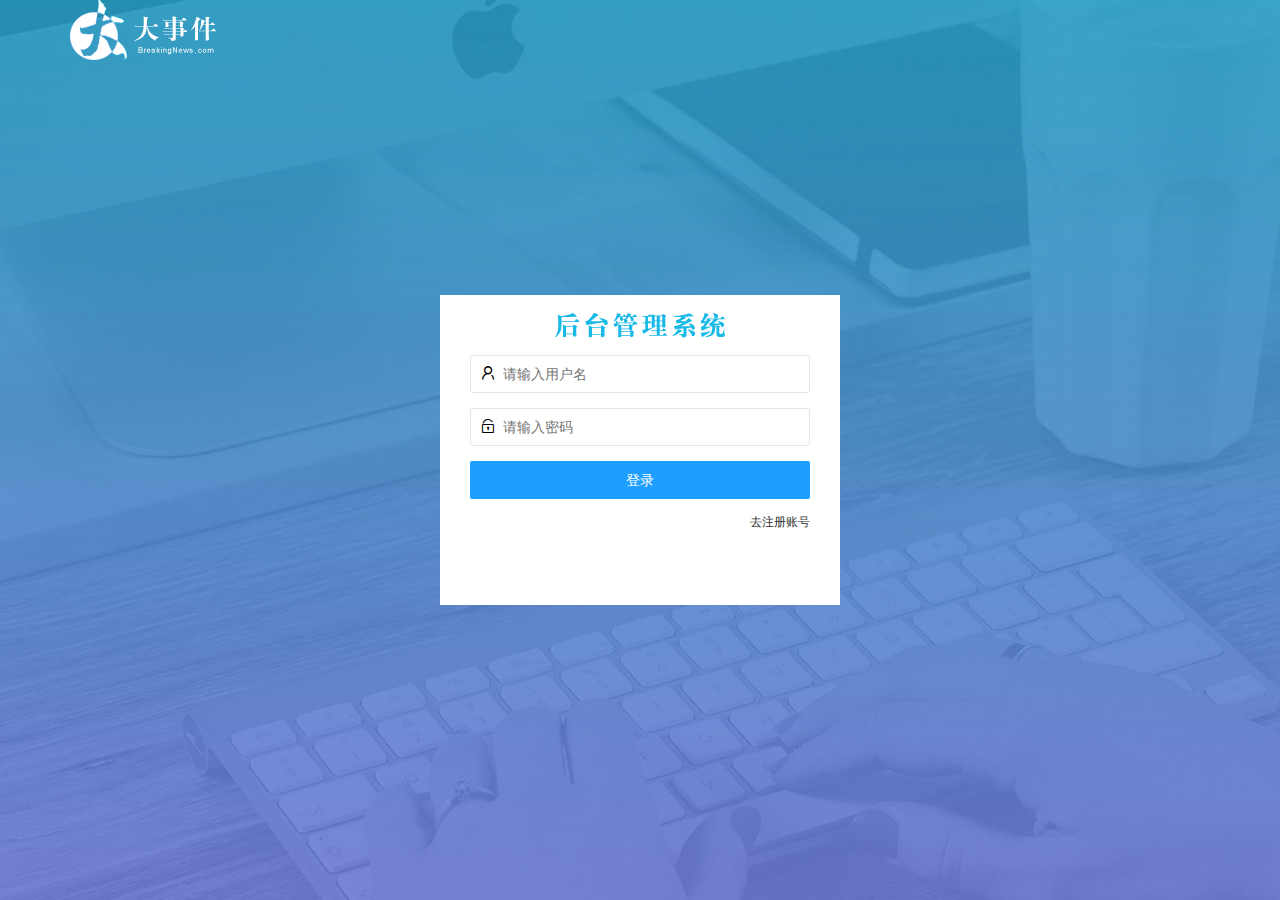
<file: login.html>
<!DOCTYPE html>
<html lang="en">
  <head>
    <meta charset="UTF-8" />
    <meta name="viewport" content="width=device-width, initial-scale=1.0" />
    <title>大事件登录/注册</title>
    <link rel="stylesheet" href="./assets/lib/layui/css/layui.css" />
    <link rel="stylesheet" href="./assets/css/login.css" />
  </head>
  <body>
    <!-- 头部logo区域 -->
    <div class="layui-main">
      <img src="./assets/images/logo.png" alt="" />
    </div>
    <!-- 中间登录/注册区域 -->
    <div class="loginAndRegBox">
      <div class="title-box"></div>
      <!-- 登录表单 -->
      <div class="login-box">
        <form class="layui-form" id="form-login">
          <div class="layui-form-item">
            <i class="layui-icon layui-icon-username"></i>
            <input
              type="text"
              name="username"
              required
              lay-verify="required"
              placeholder="请输入用户名"
              autocomplete="off"
              class="layui-input"
            />
          </div>
          <div class="layui-form-item">
            <i class="layui-icon layui-icon-password"></i>
            <input
              type="password"
              name="password"
              required
              lay-verify="required|pass"
              placeholder="请输入密码"
              autocomplete="off"
              class="layui-input"
            />
          </div>
          <div class="layui-form-item">
            <button
              class="layui-btn layui-btn-fluid layui-btn-normal"
              lay-submit
              lay-filter="formDemo"
            >
              登录
            </button>
          </div>
          <div class="layui-form-item">
            <a href="javascript:;" id="link-reg">去注册账号</a>
          </div>
        </form>
      </div>
      <!-- 注册表单 -->
      <div class="reg-box">
        <form class="layui-form" id="form-reg">
          <div class="layui-form-item">
            <i class="layui-icon layui-icon-username"></i>
            <input
              type="text"
              name="username"
              required
              lay-verify="required"
              placeholder="请输入用户名"
              autocomplete="off"
              class="layui-input"
            />
          </div>
          <div class="layui-form-item">
            <i class="layui-icon layui-icon-password"></i>
            <input
              type="password"
              name="password"
              required
              lay-verify="required|pass"
              placeholder="请输入密码"
              autocomplete="off"
              class="layui-input"
            />
          </div>
          <div class="layui-form-item">
            <i class="layui-icon layui-icon-password"></i>
            <input
              type="password"
              name="repassword"
              required
              lay-verify="required|pass|repwd"
              placeholder="请再次确认密码"
              autocomplete="off"
              class="layui-input"
            />
          </div>
          <div class="layui-form-item">
            <button
              class="layui-btn layui-btn-fluid layui-btn-normal"
              lay-submit
              lay-filter="formDemo"
            >
              注册
            </button>
          </div>
          <div class="layui-form-item">
            <a href="javascript:;" id="link-login">去登录</a>
          </div>
        </form>
      </div>
    </div>
    <script src="./assets/lib/layui/layui.all.js"></script>
    <script src="./assets/lib/jquery.js"></script>
    <script src="./assets/js/baseUrl.js"></script>
    <script src="./assets/js/login.js"></script>
  </body>
</html>
</file>
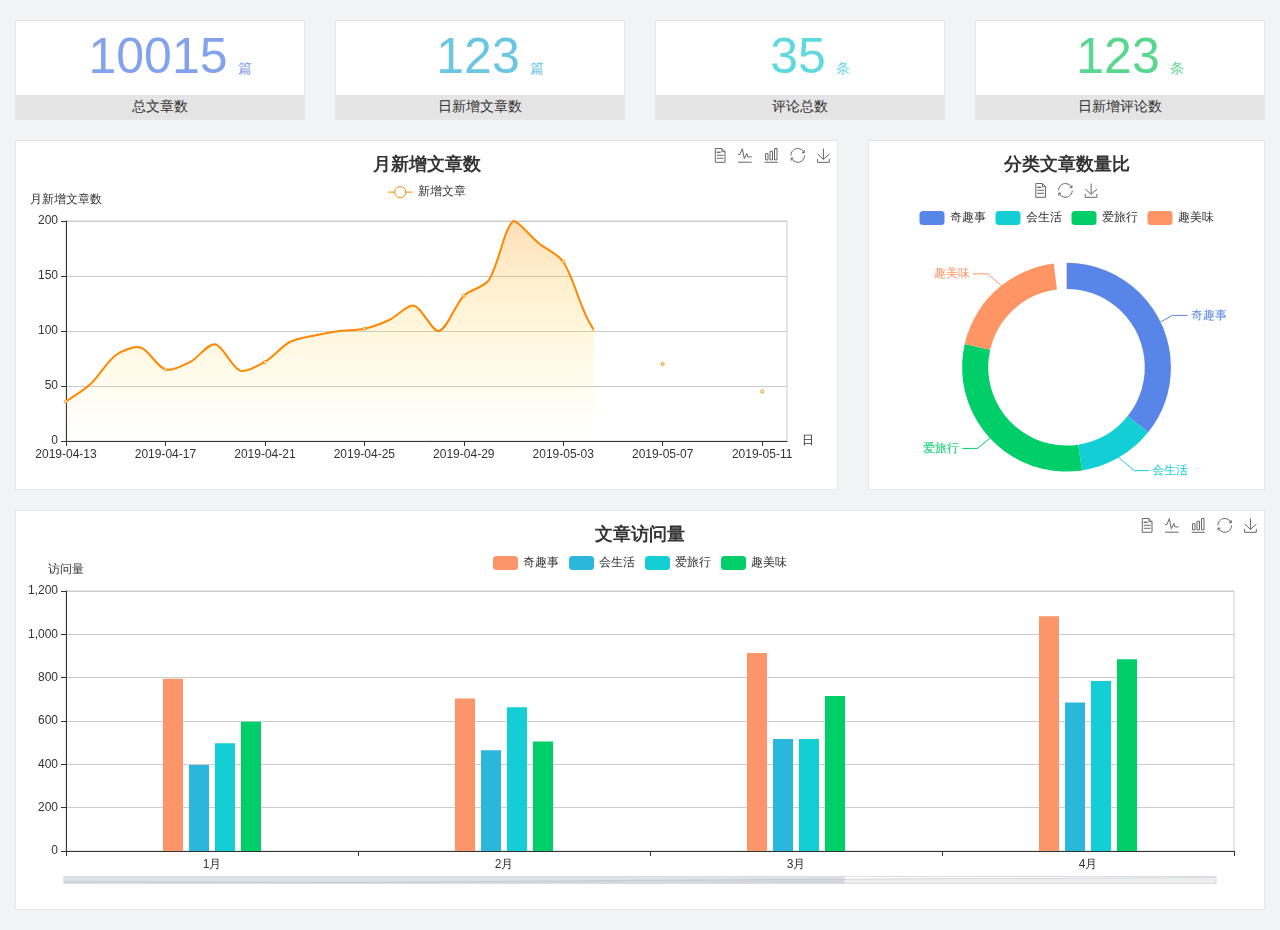
<file: home/dashboard.html>
<!DOCTYPE html>
<html lang="en">

<head>
  <meta charset="UTF-8">
  <meta name="viewport" content="width=device-width, initial-scale=1.0">
  <meta http-equiv="X-UA-Compatible" content="ie=edge">
  <title>图表统计</title>
  <link rel="stylesheet" href="../../assets/lib/bootstrap.css" />
  <link rel="stylesheet" href="../../assets/lib/main.css" />
  <script src="../../assets/lib/jquery.js"></script>
  <script type="text/javascript" src="../../assets/lib/echarts.min.js"></script>
</head>

<body>
  <div class="container-fluid">
    <div class="row spannel_list">
      <div class="col-sm-3 col-xs-6">
        <div class="spannel">
          <em>10015</em><span>篇</span>
          <b>总文章数</b>
        </div>
      </div>
      <div class="col-sm-3 col-xs-6">
        <div class="spannel scolor01">
          <em>123</em><span>篇</span>
          <b>日新增文章数</b>
        </div>
      </div>
      <div class="col-sm-3 col-xs-6">
        <div class="spannel scolor02">
          <em>35</em><span>条</span>
          <b>评论总数</b>
        </div>
      </div>
      <div class="col-sm-3 col-xs-6">
        <div class="spannel scolor03">
          <em>123</em><span>条</span>
          <b>日新增评论数</b>
        </div>
      </div>
    </div>
  </div>

  <div class="container-fluid">
    <div class="row curve-pie">
      <div class="col-lg-8 col-md-8">
        <div class="gragh_pannel" id="curve_show"></div>
      </div>
      <div class="col-lg-4 col-md-4">
        <div class="gragh_pannel" id="pie_show"></div>
      </div>
    </div>
  </div>

  <div class="container-fluid">
    <div class="column_pannel" id="column_show"></div>
  </div>

  <script>
    var oChart = echarts.init(document.getElementById('curve_show'));
    var aList_all = [
      { 'count': 36, 'date': '2019-04-13' },
      { 'count': 52, 'date': '2019-04-14' },
      { 'count': 78, 'date': '2019-04-15' },
      { 'count': 85, 'date': '2019-04-16' },
      { 'count': 65, 'date': '2019-04-17' },
      { 'count': 72, 'date': '2019-04-18' },
      { 'count': 88, 'date': '2019-04-19' },
      { 'count': 64, 'date': '2019-04-20' },
      { 'count': 72, 'date': '2019-04-21' },
      { 'count': 90, 'date': '2019-04-22' },
      { 'count': 96, 'date': '2019-04-23' },
      { 'count': 100, 'date': '2019-04-24' },
      { 'count': 102, 'date': '2019-04-25' },
      { 'count': 110, 'date': '2019-04-26' },
      { 'count': 123, 'date': '2019-04-27' },
      { 'count': 100, 'date': '2019-04-28' },
      { 'count': 132, 'date': '2019-04-29' },
      { 'count': 146, 'date': '2019-04-30' },
      { 'count': 200, 'date': '2019-05-01' },
      { 'count': 180, 'date': '2019-05-02' },
      { 'count': 163, 'date': '2019-05-03' },
      { 'count': 110, 'date': '2019-05-04' },
      { 'count': 80, 'date': '2019-05-05' },
      { 'count': 82, 'date': '2019-05-06' },
      { 'count': 70, 'date': '2019-05-07' },
      { 'count': 65, 'date': '2019-05-08' },
      { 'count': 54, 'date': '2019-05-09' },
      { 'count': 40, 'date': '2019-05-10' },
      { 'count': 45, 'date': '2019-05-11' },
      { 'count': 38, 'date': '2019-05-12' },
    ];

    let aCount = [];
    let aDate = [];

    for (var i = 0; i < aList_all.length; i++) {
      aCount.push(aList_all[i].count);
      aDate.push(aList_all[i].date);
    }

    var chartopt = {
      title: {
        text: '月新增文章数',
        left: 'center',
        top: '10'
      },
      tooltip: {
        trigger: 'axis'
      },
      legend: {
        data: ['新增文章'],
        top: '40'
      },
      toolbox: {
        show: true,
        feature: {
          mark: { show: true },
          dataView: { show: true, readOnly: false },
          magicType: { show: true, type: ['line', 'bar'] },
          restore: { show: true },
          saveAsImage: { show: true }
        }
      },
      calculable: true,
      xAxis: [
        {
          name: '日',
          type: 'category',
          boundaryGap: false,
          data: aDate
        }
      ],
      yAxis: [
        {
          name: '月新增文章数',
          type: 'value'
        }
      ],
      series: [
        {
          name: '新增文章',
          type: 'line',
          smooth: true,
          itemStyle: { normal: { areaStyle: { type: 'default' }, color: '#f80' }, lineStyle: { color: '#f80' } },
          data: aCount
        }],
      areaStyle: {
        normal: {
          color: new echarts.graphic.LinearGradient(0, 0, 0, 1, [{
            offset: 0,
            color: 'rgba(255,136,0,0.39)'
          }, {
            offset: .34,
            color: 'rgba(255,180,0,0.25)'
          }, {
            offset: 1,
            color: 'rgba(255,222,0,0.00)'
          }])

        }
      },
      grid: {
        show: true,
        x: 50,
        x2: 50,
        y: 80,
        height: 220
      }
    };

    oChart.setOption(chartopt);


    var oPie = echarts.init(document.getElementById('pie_show'));
    var oPieopt =
    {
      title: {
        top: 10,
        text: '分类文章数量比',
        x: 'center'
      },
      tooltip: {
        trigger: 'item',
        formatter: "{a} <br/>{b} : {c} ({d}%)"
      },
      color: ['#5885e8', '#13cfd5', '#00ce68', '#ff9565'],
      legend: {
        x: 'center',
        top: 65,
        data: ['奇趣事', '会生活', '爱旅行', '趣美味']
      },
      toolbox: {
        show: true,
        x: 'center',
        top: 35,
        feature: {
          mark: { show: true },
          dataView: { show: true, readOnly: false },
          magicType: {
            show: true,
            type: ['pie', 'funnel'],
            option: {
              funnel: {
                x: '25%',
                width: '50%',
                funnelAlign: 'left',
                max: 1548
              }
            }
          },
          restore: { show: true },
          saveAsImage: { show: true }
        }
      },
      calculable: true,
      series: [
        {
          name: '访问来源',
          type: 'pie',
          radius: ['45%', '60%'],
          center: ['50%', '65%'],
          data: [
            { value: 300, name: '奇趣事' },
            { value: 100, name: '会生活' },
            { value: 260, name: '爱旅行' },
            { value: 180, name: '趣美味' }
          ]
        }
      ]
    };
    oPie.setOption(oPieopt);



    var oColumn = this.echarts.init(document.getElementById('column_show'));
    var oColumnopt =
    {
      title: {
        text: '文章访问量',
        left: 'center',
        top: '10'
      },
      tooltip: {
        trigger: 'axis'
      },
      legend: {
        data: ['奇趣事', '会生活', '爱旅行', '趣美味'],
        top: '40'
      },
      toolbox: {
        show: true,
        feature: {
          mark: { show: true },
          dataView: { show: true, readOnly: false },
          magicType: { show: true, type: ['line', 'bar'] },
          restore: { show: true },
          saveAsImage: { show: true }
        }
      },
      calculable: true,
      xAxis: [
        {
          type: 'category',
          data: ['1月', '2月', '3月', '4月', '5月']
        }
      ],
      yAxis: [
        {
          name: '访问量',
          type: 'value'
        }
      ],
      series: [
        {
          name: '奇趣事',
          type: 'bar',
          barWidth: 20,
          itemStyle: {
            normal: { areaStyle: { type: 'default' }, color: '#fd956a' }
          },
          data: [800, 708, 920, 1090, 1200]
        },
        {
          name: '会生活',
          type: 'bar',
          barWidth: 20,
          itemStyle: {
            normal: { areaStyle: { type: 'default' }, color: '#2bb6db' }
          },
          data: [400, 468, 520, 690, 800]
        },
        {
          name: '爱旅行',
          type: 'bar',
          barWidth: 20,
          itemStyle: {
            normal: { areaStyle: { type: 'default' }, color: '#13cfd5' }
          },
          data: [500, 668, 520, 790, 900]
        },
        {
          name: '趣美味',
          type: 'bar',
          barWidth: 20,
          itemStyle: {
            normal: { areaStyle: { type: 'default' }, color: '#00ce68' }
          },
          data: [600, 508, 720, 890, 1000]
        }
      ],
      grid: {
        show: true,
        x: 50,
        x2: 30,
        y: 80,
        height: 260
      },
      dataZoom: [//给x轴设置滚动条
        {
          start: 0,//默认为0
          end: 100 - 1000 / 31,//默认为100
          type: 'slider',
          show: true,
          xAxisIndex: [0],
          handleSize: 0,//滑动条的 左右2个滑动条的大小
          height: 8,//组件高度
          left: 45, //左边的距离
          right: 50,//右边的距离
          bottom: 26,//右边的距离
          handleColor: '#ddd',//h滑动图标的颜色
          handleStyle: {
            borderColor: "#cacaca",
            borderWidth: "1",
            shadowBlur: 2,
            background: "#ddd",
            shadowColor: "#ddd",
          }
        }]
    };
    oColumn.setOption(oColumnopt);
  </script>
</body>

</html>
</file>
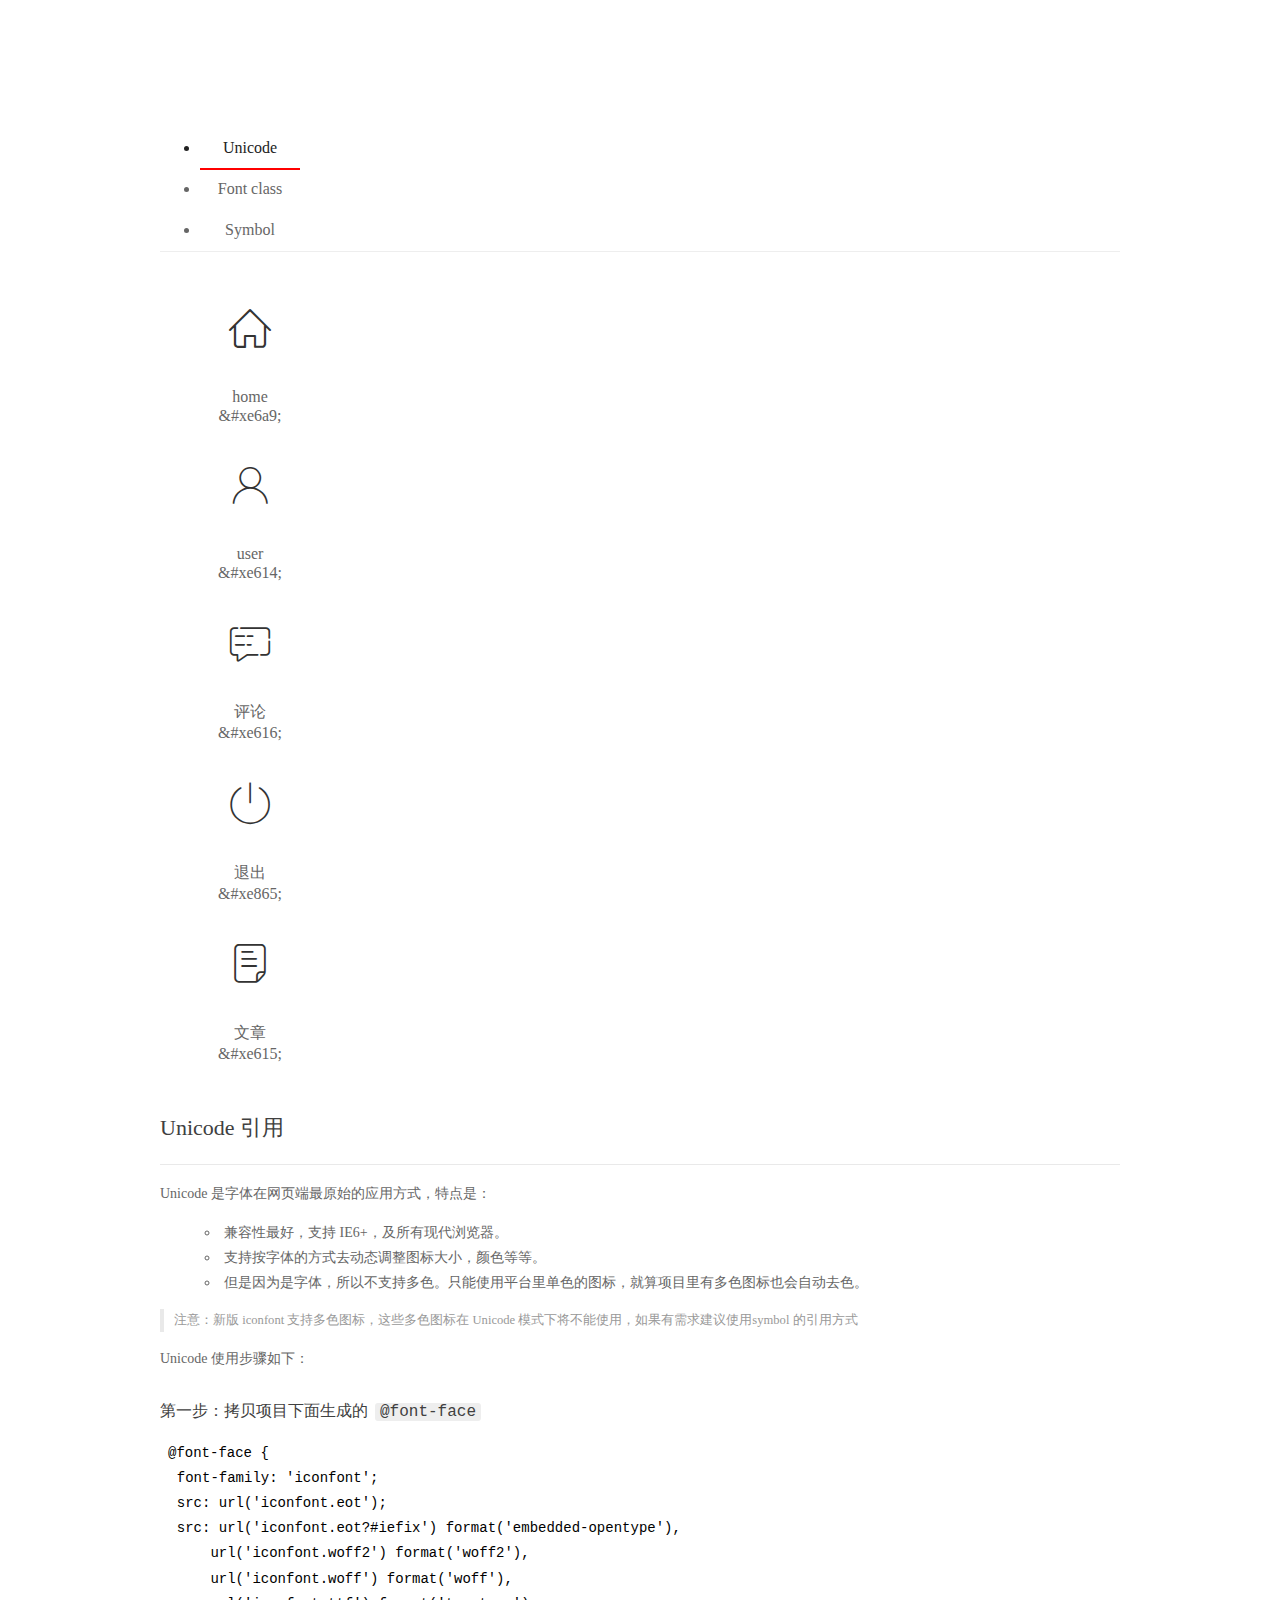
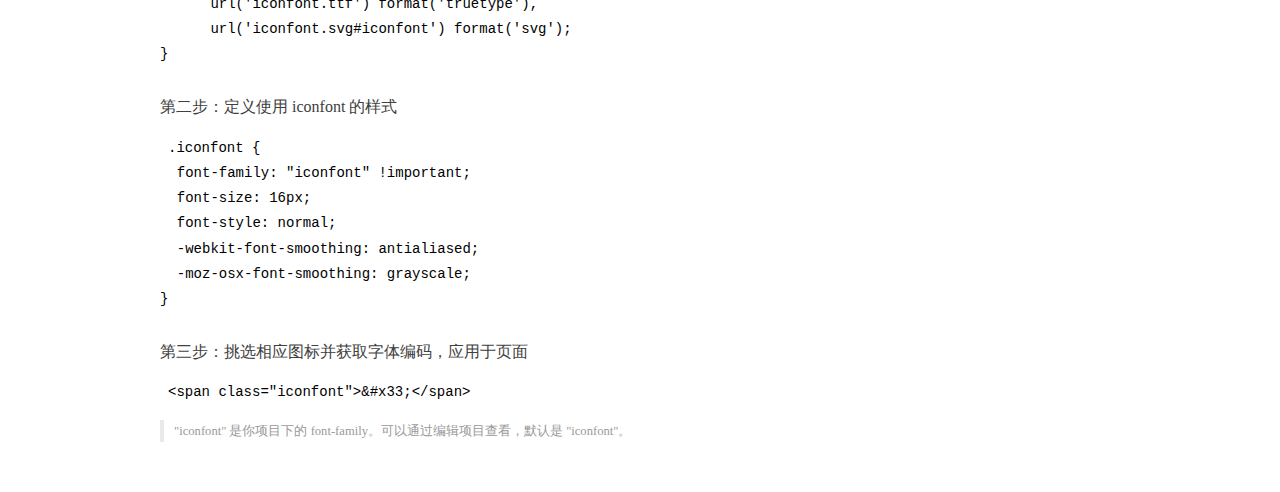
<file: assets/fonts/demo_index.html>
<!DOCTYPE html>
<html>
<head>
  <meta charset="utf-8"/>
  <title>IconFont Demo</title>
  <link rel="shortcut icon" href="https://gtms04.alicdn.com/tps/i4/TB1_oz6GVXXXXaFXpXXJDFnIXXX-64-64.ico" type="image/x-icon"/>
  <link rel="stylesheet" href="https://g.alicdn.com/thx/cube/1.3.2/cube.min.css">
  <link rel="stylesheet" href="demo.css">
  <link rel="stylesheet" href="iconfont.css">
  <script src="iconfont.js"></script>
  <!-- jQuery -->
  <script src="https://a1.alicdn.com/oss/uploads/2018/12/26/7bfddb60-08e8-11e9-9b04-53e73bb6408b.js"></script>
  <!-- 代码高亮 -->
  <script src="https://a1.alicdn.com/oss/uploads/2018/12/26/a3f714d0-08e6-11e9-8a15-ebf944d7534c.js"></script>
</head>
<body>
  <div class="main">
    <h1 class="logo"><a href="https://www.iconfont.cn/" title="iconfont 首页" target="_blank">&#xe86b;</a></h1>
    <div class="nav-tabs">
      <ul id="tabs" class="dib-box">
        <li class="dib active"><span>Unicode</span></li>
        <li class="dib"><span>Font class</span></li>
        <li class="dib"><span>Symbol</span></li>
      </ul>
      
    </div>
    <div class="tab-container">
      <div class="content unicode" style="display: block;">
          <ul class="icon_lists dib-box">
          
            <li class="dib">
              <span class="icon iconfont">&#xe6a9;</span>
                <div class="name">home</div>
                <div class="code-name">&amp;#xe6a9;</div>
              </li>
          
            <li class="dib">
              <span class="icon iconfont">&#xe614;</span>
                <div class="name">user</div>
                <div class="code-name">&amp;#xe614;</div>
              </li>
          
            <li class="dib">
              <span class="icon iconfont">&#xe616;</span>
                <div class="name">评论</div>
                <div class="code-name">&amp;#xe616;</div>
              </li>
          
            <li class="dib">
              <span class="icon iconfont">&#xe865;</span>
                <div class="name">退出</div>
                <div class="code-name">&amp;#xe865;</div>
              </li>
          
            <li class="dib">
              <span class="icon iconfont">&#xe615;</span>
                <div class="name">文章</div>
                <div class="code-name">&amp;#xe615;</div>
              </li>
          
          </ul>
          <div class="article markdown">
          <h2 id="unicode-">Unicode 引用</h2>
          <hr>

          <p>Unicode 是字体在网页端最原始的应用方式，特点是：</p>
          <ul>
            <li>兼容性最好，支持 IE6+，及所有现代浏览器。</li>
            <li>支持按字体的方式去动态调整图标大小，颜色等等。</li>
            <li>但是因为是字体，所以不支持多色。只能使用平台里单色的图标，就算项目里有多色图标也会自动去色。</li>
          </ul>
          <blockquote>
            <p>注意：新版 iconfont 支持多色图标，这些多色图标在 Unicode 模式下将不能使用，如果有需求建议使用symbol 的引用方式</p>
          </blockquote>
          <p>Unicode 使用步骤如下：</p>
          <h3 id="-font-face">第一步：拷贝项目下面生成的 <code>@font-face</code></h3>
<pre><code class="language-css"
>@font-face {
  font-family: 'iconfont';
  src: url('iconfont.eot');
  src: url('iconfont.eot?#iefix') format('embedded-opentype'),
      url('iconfont.woff2') format('woff2'),
      url('iconfont.woff') format('woff'),
      url('iconfont.ttf') format('truetype'),
      url('iconfont.svg#iconfont') format('svg');
}
</code></pre>
          <h3 id="-iconfont-">第二步：定义使用 iconfont 的样式</h3>
<pre><code class="language-css"
>.iconfont {
  font-family: "iconfont" !important;
  font-size: 16px;
  font-style: normal;
  -webkit-font-smoothing: antialiased;
  -moz-osx-font-smoothing: grayscale;
}
</code></pre>
          <h3 id="-">第三步：挑选相应图标并获取字体编码，应用于页面</h3>
<pre>
<code class="language-html"
>&lt;span class="iconfont"&gt;&amp;#x33;&lt;/span&gt;
</code></pre>
          <blockquote>
            <p>"iconfont" 是你项目下的 font-family。可以通过编辑项目查看，默认是 "iconfont"。</p>
          </blockquote>
          </div>
      </div>
      <div class="content font-class">
        <ul class="icon_lists dib-box">
          
          <li class="dib">
            <span class="icon iconfont icon-home"></span>
            <div class="name">
              home
            </div>
            <div class="code-name">.icon-home
            </div>
          </li>
          
          <li class="dib">
            <span class="icon iconfont icon-user"></span>
            <div class="name">
              user
            </div>
            <div class="code-name">.icon-user
            </div>
          </li>
          
          <li class="dib">
            <span class="icon iconfont icon-pinglun"></span>
            <div class="name">
              评论
            </div>
            <div class="code-name">.icon-pinglun
            </div>
          </li>
          
          <li class="dib">
            <span class="icon iconfont icon-tuichu"></span>
            <div class="name">
              退出
            </div>
            <div class="code-name">.icon-tuichu
            </div>
          </li>
          
          <li class="dib">
            <span class="icon iconfont icon-16"></span>
            <div class="name">
              文章
            </div>
            <div class="code-name">.icon-16
            </div>
          </li>
          
        </ul>
        <div class="article markdown">
        <h2 id="font-class-">font-class 引用</h2>
        <hr>

        <p>font-class 是 Unicode 使用方式的一种变种，主要是解决 Unicode 书写不直观，语意不明确的问题。</p>
        <p>与 Unicode 使用方式相比，具有如下特点：</p>
        <ul>
          <li>兼容性良好，支持 IE8+，及所有现代浏览器。</li>
          <li>相比于 Unicode 语意明确，书写更直观。可以很容易分辨这个 icon 是什么。</li>
          <li>因为使用 class 来定义图标，所以当要替换图标时，只需要修改 class 里面的 Unicode 引用。</li>
          <li>不过因为本质上还是使用的字体，所以多色图标还是不支持的。</li>
        </ul>
        <p>使用步骤如下：</p>
        <h3 id="-fontclass-">第一步：引入项目下面生成的 fontclass 代码：</h3>
<pre><code class="language-html">&lt;link rel="stylesheet" href="./iconfont.css"&gt;
</code></pre>
        <h3 id="-">第二步：挑选相应图标并获取类名，应用于页面：</h3>
<pre><code class="language-html">&lt;span class="iconfont icon-xxx"&gt;&lt;/span&gt;
</code></pre>
        <blockquote>
          <p>"
            iconfont" 是你项目下的 font-family。可以通过编辑项目查看，默认是 "iconfont"。</p>
        </blockquote>
      </div>
      </div>
      <div class="content symbol">
          <ul class="icon_lists dib-box">
          
            <li class="dib">
                <svg class="icon svg-icon" aria-hidden="true">
                  <use xlink:href="#icon-home"></use>
                </svg>
                <div class="name">home</div>
                <div class="code-name">#icon-home</div>
            </li>
          
            <li class="dib">
                <svg class="icon svg-icon" aria-hidden="true">
                  <use xlink:href="#icon-user"></use>
                </svg>
                <div class="name">user</div>
                <div class="code-name">#icon-user</div>
            </li>
          
            <li class="dib">
                <svg class="icon svg-icon" aria-hidden="true">
                  <use xlink:href="#icon-pinglun"></use>
                </svg>
                <div class="name">评论</div>
                <div class="code-name">#icon-pinglun</div>
            </li>
          
            <li class="dib">
                <svg class="icon svg-icon" aria-hidden="true">
                  <use xlink:href="#icon-tuichu"></use>
                </svg>
                <div class="name">退出</div>
                <div class="code-name">#icon-tuichu</div>
            </li>
          
            <li class="dib">
                <svg class="icon svg-icon" aria-hidden="true">
                  <use xlink:href="#icon-16"></use>
                </svg>
                <div class="name">文章</div>
                <div class="code-name">#icon-16</div>
            </li>
          
          </ul>
          <div class="article markdown">
          <h2 id="symbol-">Symbol 引用</h2>
          <hr>

          <p>这是一种全新的使用方式，应该说这才是未来的主流，也是平台目前推荐的用法。相关介绍可以参考这篇<a href="">文章</a>
            这种用法其实是做了一个 SVG 的集合，与另外两种相比具有如下特点：</p>
          <ul>
            <li>支持多色图标了，不再受单色限制。</li>
            <li>通过一些技巧，支持像字体那样，通过 <code>font-size</code>, <code>color</code> 来调整样式。</li>
            <li>兼容性较差，支持 IE9+，及现代浏览器。</li>
            <li>浏览器渲染 SVG 的性能一般，还不如 png。</li>
          </ul>
          <p>使用步骤如下：</p>
          <h3 id="-symbol-">第一步：引入项目下面生成的 symbol 代码：</h3>
<pre><code class="language-html">&lt;script src="./iconfont.js"&gt;&lt;/script&gt;
</code></pre>
          <h3 id="-css-">第二步：加入通用 CSS 代码（引入一次就行）：</h3>
<pre><code class="language-html">&lt;style&gt;
.icon {
  width: 1em;
  height: 1em;
  vertical-align: -0.15em;
  fill: currentColor;
  overflow: hidden;
}
&lt;/style&gt;
</code></pre>
          <h3 id="-">第三步：挑选相应图标并获取类名，应用于页面：</h3>
<pre><code class="language-html">&lt;svg class="icon" aria-hidden="true"&gt;
  &lt;use xlink:href="#icon-xxx"&gt;&lt;/use&gt;
&lt;/svg&gt;
</code></pre>
          </div>
      </div>

    </div>
  </div>
  <script>
  $(document).ready(function () {
      $('.tab-container .content:first').show()

      $('#tabs li').click(function (e) {
        var tabContent = $('.tab-container .content')
        var index = $(this).index()

        if ($(this).hasClass('active')) {
          return
        } else {
          $('#tabs li').removeClass('active')
          $(this).addClass('active')

          tabContent.hide().eq(index).fadeIn()
        }
      })
    })
  </script>
</body>
</html>
</file>
<file: assets/lib/layui/css/layui.css>
/** layui-v2.5.5 MIT License By https://www.layui.com */
 .layui-inline,img{display:inline-block;vertical-align:middle}h1,h2,h3,h4,h5,h6{font-weight:400}.layui-edge,.layui-header,.layui-inline,.layui-main{position:relative}.layui-body,.layui-edge,.layui-elip{overflow:hidden}.layui-btn,.layui-edge,.layui-inline,img{vertical-align:middle}.layui-btn,.layui-disabled,.layui-icon,.layui-unselect{-moz-user-select:none;-webkit-user-select:none;-ms-user-select:none}.layui-elip,.layui-form-checkbox span,.layui-form-pane .layui-form-label{text-overflow:ellipsis;white-space:nowrap}.layui-breadcrumb,.layui-tree-btnGroup{visibility:hidden}blockquote,body,button,dd,div,dl,dt,form,h1,h2,h3,h4,h5,h6,input,li,ol,p,pre,td,textarea,th,ul{margin:0;padding:0;-webkit-tap-highlight-color:rgba(0,0,0,0)}a:active,a:hover{outline:0}img{border:none}li{list-style:none}table{border-collapse:collapse;border-spacing:0}h4,h5,h6{font-size:100%}button,input,optgroup,option,select,textarea{font-family:inherit;font-size:inherit;font-style:inherit;font-weight:inherit;outline:0}pre{white-space:pre-wrap;white-space:-moz-pre-wrap;white-space:-pre-wrap;white-space:-o-pre-wrap;word-wrap:break-word}body{line-height:24px;font:14px Helvetica Neue,Helvetica,PingFang SC,Tahoma,Arial,sans-serif}hr{height:1px;margin:10px 0;border:0;clear:both}a{color:#333;text-decoration:none}a:hover{color:#777}a cite{font-style:normal;*cursor:pointer}.layui-border-box,.layui-border-box *{box-sizing:border-box}.layui-box,.layui-box *{box-sizing:content-box}.layui-clear{clear:both;*zoom:1}.layui-clear:after{content:'\20';clear:both;*zoom:1;display:block;height:0}.layui-inline{*display:inline;*zoom:1}.layui-edge{display:inline-block;width:0;height:0;border-width:6px;border-style:dashed;border-color:transparent}.layui-edge-top{top:-4px;border-bottom-color:#999;border-bottom-style:solid}.layui-edge-right{border-left-color:#999;border-left-style:solid}.layui-edge-bottom{top:2px;border-top-color:#999;border-top-style:solid}.layui-edge-left{border-right-color:#999;border-right-style:solid}.layui-disabled,.layui-disabled:hover{color:#d2d2d2!important;cursor:not-allowed!important}.layui-circle{border-radius:100%}.layui-show{display:block!important}.layui-hide{display:none!important}@font-face{font-family:layui-icon;src:url(../font/iconfont.eot?v=250);src:url(../font/iconfont.eot?v=250#iefix) format('embedded-opentype'),url(../font/iconfont.woff2?v=250) format('woff2'),url(../font/iconfont.woff?v=250) format('woff'),url(../font/iconfont.ttf?v=250) format('truetype'),url(../font/iconfont.svg?v=250#layui-icon) format('svg')}.layui-icon{font-family:layui-icon!important;font-size:16px;font-style:normal;-webkit-font-smoothing:antialiased;-moz-osx-font-smoothing:grayscale}.layui-icon-reply-fill:before{content:"\e611"}.layui-icon-set-fill:before{content:"\e614"}.layui-icon-menu-fill:before{content:"\e60f"}.layui-icon-search:before{content:"\e615"}.layui-icon-share:before{content:"\e641"}.layui-icon-set-sm:before{content:"\e620"}.layui-icon-engine:before{content:"\e628"}.layui-icon-close:before{content:"\1006"}.layui-icon-close-fill:before{content:"\1007"}.layui-icon-chart-screen:before{content:"\e629"}.layui-icon-star:before{content:"\e600"}.layui-icon-circle-dot:before{content:"\e617"}.layui-icon-chat:before{content:"\e606"}.layui-icon-release:before{content:"\e609"}.layui-icon-list:before{content:"\e60a"}.layui-icon-chart:before{content:"\e62c"}.layui-icon-ok-circle:before{content:"\1005"}.layui-icon-layim-theme:before{content:"\e61b"}.layui-icon-table:before{content:"\e62d"}.layui-icon-right:before{content:"\e602"}.layui-icon-left:before{content:"\e603"}.layui-icon-cart-simple:before{content:"\e698"}.layui-icon-face-cry:before{content:"\e69c"}.layui-icon-face-smile:before{content:"\e6af"}.layui-icon-survey:before{content:"\e6b2"}.layui-icon-tree:before{content:"\e62e"}.layui-icon-upload-circle:before{content:"\e62f"}.layui-icon-add-circle:before{content:"\e61f"}.layui-icon-download-circle:before{content:"\e601"}.layui-icon-templeate-1:before{content:"\e630"}.layui-icon-util:before{content:"\e631"}.layui-icon-face-surprised:before{content:"\e664"}.layui-icon-edit:before{content:"\e642"}.layui-icon-speaker:before{content:"\e645"}.layui-icon-down:before{content:"\e61a"}.layui-icon-file:before{content:"\e621"}.layui-icon-layouts:before{content:"\e632"}.layui-icon-rate-half:before{content:"\e6c9"}.layui-icon-add-circle-fine:before{content:"\e608"}.layui-icon-prev-circle:before{content:"\e633"}.layui-icon-read:before{content:"\e705"}.layui-icon-404:before{content:"\e61c"}.layui-icon-carousel:before{content:"\e634"}.layui-icon-help:before{content:"\e607"}.layui-icon-code-circle:before{content:"\e635"}.layui-icon-water:before{content:"\e636"}.layui-icon-username:before{content:"\e66f"}.layui-icon-find-fill:before{content:"\e670"}.layui-icon-about:before{content:"\e60b"}.layui-icon-location:before{content:"\e715"}.layui-icon-up:before{content:"\e619"}.layui-icon-pause:before{content:"\e651"}.layui-icon-date:before{content:"\e637"}.layui-icon-layim-uploadfile:before{content:"\e61d"}.layui-icon-delete:before{content:"\e640"}.layui-icon-play:before{content:"\e652"}.layui-icon-top:before{content:"\e604"}.layui-icon-friends:before{content:"\e612"}.layui-icon-refresh-3:before{content:"\e9aa"}.layui-icon-ok:before{content:"\e605"}.layui-icon-layer:before{content:"\e638"}.layui-icon-face-smile-fine:before{content:"\e60c"}.layui-icon-dollar:before{content:"\e659"}.layui-icon-group:before{content:"\e613"}.layui-icon-layim-download:before{content:"\e61e"}.layui-icon-picture-fine:before{content:"\e60d"}.layui-icon-link:before{content:"\e64c"}.layui-icon-diamond:before{content:"\e735"}.layui-icon-log:before{content:"\e60e"}.layui-icon-rate-solid:before{content:"\e67a"}.layui-icon-fonts-del:before{content:"\e64f"}.layui-icon-unlink:before{content:"\e64d"}.layui-icon-fonts-clear:before{content:"\e639"}.layui-icon-triangle-r:before{content:"\e623"}.layui-icon-circle:before{content:"\e63f"}.layui-icon-radio:before{content:"\e643"}.layui-icon-align-center:before{content:"\e647"}.layui-icon-align-right:before{content:"\e648"}.layui-icon-align-left:before{content:"\e649"}.layui-icon-loading-1:before{content:"\e63e"}.layui-icon-return:before{content:"\e65c"}.layui-icon-fonts-strong:before{content:"\e62b"}.layui-icon-upload:before{content:"\e67c"}.layui-icon-dialogue:before{content:"\e63a"}.layui-icon-video:before{content:"\e6ed"}.layui-icon-headset:before{content:"\e6fc"}.layui-icon-cellphone-fine:before{content:"\e63b"}.layui-icon-add-1:before{content:"\e654"}.layui-icon-face-smile-b:before{content:"\e650"}.layui-icon-fonts-html:before{content:"\e64b"}.layui-icon-form:before{content:"\e63c"}.layui-icon-cart:before{content:"\e657"}.layui-icon-camera-fill:before{content:"\e65d"}.layui-icon-tabs:before{content:"\e62a"}.layui-icon-fonts-code:before{content:"\e64e"}.layui-icon-fire:before{content:"\e756"}.layui-icon-set:before{content:"\e716"}.layui-icon-fonts-u:before{content:"\e646"}.layui-icon-triangle-d:before{content:"\e625"}.layui-icon-tips:before{content:"\e702"}.layui-icon-picture:before{content:"\e64a"}.layui-icon-more-vertical:before{content:"\e671"}.layui-icon-flag:before{content:"\e66c"}.layui-icon-loading:before{content:"\e63d"}.layui-icon-fonts-i:before{content:"\e644"}.layui-icon-refresh-1:before{content:"\e666"}.layui-icon-rmb:before{content:"\e65e"}.layui-icon-home:before{content:"\e68e"}.layui-icon-user:before{content:"\e770"}.layui-icon-notice:before{content:"\e667"}.layui-icon-login-weibo:before{content:"\e675"}.layui-icon-voice:before{content:"\e688"}.layui-icon-upload-drag:before{content:"\e681"}.layui-icon-login-qq:before{content:"\e676"}.layui-icon-snowflake:before{content:"\e6b1"}.layui-icon-file-b:before{content:"\e655"}.layui-icon-template:before{content:"\e663"}.layui-icon-auz:before{content:"\e672"}.layui-icon-console:before{content:"\e665"}.layui-icon-app:before{content:"\e653"}.layui-icon-prev:before{content:"\e65a"}.layui-icon-website:before{content:"\e7ae"}.layui-icon-next:before{content:"\e65b"}.layui-icon-component:before{content:"\e857"}.layui-icon-more:before{content:"\e65f"}.layui-icon-login-wechat:before{content:"\e677"}.layui-icon-shrink-right:before{content:"\e668"}.layui-icon-spread-left:before{content:"\e66b"}.layui-icon-camera:before{content:"\e660"}.layui-icon-note:before{content:"\e66e"}.layui-icon-refresh:before{content:"\e669"}.layui-icon-female:before{content:"\e661"}.layui-icon-male:before{content:"\e662"}.layui-icon-password:before{content:"\e673"}.layui-icon-senior:before{content:"\e674"}.layui-icon-theme:before{content:"\e66a"}.layui-icon-tread:before{content:"\e6c5"}.layui-icon-praise:before{content:"\e6c6"}.layui-icon-star-fill:before{content:"\e658"}.layui-icon-rate:before{content:"\e67b"}.layui-icon-template-1:before{content:"\e656"}.layui-icon-vercode:before{content:"\e679"}.layui-icon-cellphone:before{content:"\e678"}.layui-icon-screen-full:before{content:"\e622"}.layui-icon-screen-restore:before{content:"\e758"}.layui-icon-cols:before{content:"\e610"}.layui-icon-export:before{content:"\e67d"}.layui-icon-print:before{content:"\e66d"}.layui-icon-slider:before{content:"\e714"}.layui-icon-addition:before{content:"\e624"}.layui-icon-subtraction:before{content:"\e67e"}.layui-icon-service:before{content:"\e626"}.layui-icon-transfer:before{content:"\e691"}.layui-main{width:1140px;margin:0 auto}.layui-header{z-index:1000;height:60px}.layui-header a:hover{transition:all .5s;-webkit-transition:all .5s}.layui-side{position:fixed;left:0;top:0;bottom:0;z-index:999;width:200px;overflow-x:hidden}.layui-side-scroll{position:relative;width:220px;height:100%;overflow-x:hidden}.layui-body{position:absolute;left:200px;right:0;top:0;bottom:0;z-index:998;width:auto;overflow-y:auto;box-sizing:border-box}.layui-layout-body{overflow:hidden}.layui-layout-admin .layui-header{background-color:#23262E}.layui-layout-admin .layui-side{top:60px;width:200px;overflow-x:hidden}.layui-layout-admin .layui-body{position:fixed;top:60px;bottom:44px}.layui-layout-admin .layui-main{width:auto;margin:0 15px}.layui-layout-admin .layui-footer{position:fixed;left:200px;right:0;bottom:0;height:44px;line-height:44px;padding:0 15px;background-color:#eee}.layui-layout-admin .layui-logo{position:absolute;left:0;top:0;width:200px;height:100%;line-height:60px;text-align:center;color:#009688;font-size:16px}.layui-layout-admin .layui-header .layui-nav{background:0 0}.layui-layout-left{position:absolute!important;left:200px;top:0}.layui-layout-right{position:absolute!important;right:0;top:0}.layui-container{position:relative;margin:0 auto;padding:0 15px;box-sizing:border-box}.layui-fluid{position:relative;margin:0 auto;padding:0 15px}.layui-row:after,.layui-row:before{content:'';display:block;clear:both}.layui-col-lg1,.layui-col-lg10,.layui-col-lg11,.layui-col-lg12,.layui-col-lg2,.layui-col-lg3,.layui-col-lg4,.layui-col-lg5,.layui-col-lg6,.layui-col-lg7,.layui-col-lg8,.layui-col-lg9,.layui-col-md1,.layui-col-md10,.layui-col-md11,.layui-col-md12,.layui-col-md2,.layui-col-md3,.layui-col-md4,.layui-col-md5,.layui-col-md6,.layui-col-md7,.layui-col-md8,.layui-col-md9,.layui-col-sm1,.layui-col-sm10,.layui-col-sm11,.layui-col-sm12,.layui-col-sm2,.layui-col-sm3,.layui-col-sm4,.layui-col-sm5,.layui-col-sm6,.layui-col-sm7,.layui-col-sm8,.layui-col-sm9,.layui-col-xs1,.layui-col-xs10,.layui-col-xs11,.layui-col-xs12,.layui-col-xs2,.layui-col-xs3,.layui-col-xs4,.layui-col-xs5,.layui-col-xs6,.layui-col-xs7,.layui-col-xs8,.layui-col-xs9{position:relative;display:block;box-sizing:border-box}.layui-col-xs1,.layui-col-xs10,.layui-col-xs11,.layui-col-xs12,.layui-col-xs2,.layui-col-xs3,.layui-col-xs4,.layui-col-xs5,.layui-col-xs6,.layui-col-xs7,.layui-col-xs8,.layui-col-xs9{float:left}.layui-col-xs1{width:8.33333333%}.layui-col-xs2{width:16.66666667%}.layui-col-xs3{width:25%}.layui-col-xs4{width:33.33333333%}.layui-col-xs5{width:41.66666667%}.layui-col-xs6{width:50%}.layui-col-xs7{width:58.33333333%}.layui-col-xs8{width:66.66666667%}.layui-col-xs9{width:75%}.layui-col-xs10{width:83.33333333%}.layui-col-xs11{width:91.66666667%}.layui-col-xs12{width:100%}.layui-col-xs-offset1{margin-left:8.33333333%}.layui-col-xs-offset2{margin-left:16.66666667%}.layui-col-xs-offset3{margin-left:25%}.layui-col-xs-offset4{margin-left:33.33333333%}.layui-col-xs-offset5{margin-left:41.66666667%}.layui-col-xs-offset6{margin-left:50%}.layui-col-xs-offset7{margin-left:58.33333333%}.layui-col-xs-offset8{margin-left:66.66666667%}.layui-col-xs-offset9{margin-left:75%}.layui-col-xs-offset10{margin-left:83.33333333%}.layui-col-xs-offset11{margin-left:91.66666667%}.layui-col-xs-offset12{margin-left:100%}@media screen and (max-width:768px){.layui-hide-xs{display:none!important}.layui-show-xs-block{display:block!important}.layui-show-xs-inline{display:inline!important}.layui-show-xs-inline-block{display:inline-block!important}}@media screen and (min-width:768px){.layui-container{width:750px}.layui-hide-sm{display:none!important}.layui-show-sm-block{display:block!important}.layui-show-sm-inline{display:inline!important}.layui-show-sm-inline-block{display:inline-block!important}.layui-col-sm1,.layui-col-sm10,.layui-col-sm11,.layui-col-sm12,.layui-col-sm2,.layui-col-sm3,.layui-col-sm4,.layui-col-sm5,.layui-col-sm6,.layui-col-sm7,.layui-col-sm8,.layui-col-sm9{float:left}.layui-col-sm1{width:8.33333333%}.layui-col-sm2{width:16.66666667%}.layui-col-sm3{width:25%}.layui-col-sm4{width:33.33333333%}.layui-col-sm5{width:41.66666667%}.layui-col-sm6{width:50%}.layui-col-sm7{width:58.33333333%}.layui-col-sm8{width:66.66666667%}.layui-col-sm9{width:75%}.layui-col-sm10{width:83.33333333%}.layui-col-sm11{width:91.66666667%}.layui-col-sm12{width:100%}.layui-col-sm-offset1{margin-left:8.33333333%}.layui-col-sm-offset2{margin-left:16.66666667%}.layui-col-sm-offset3{margin-left:25%}.layui-col-sm-offset4{margin-left:33.33333333%}.layui-col-sm-offset5{margin-left:41.66666667%}.layui-col-sm-offset6{margin-left:50%}.layui-col-sm-offset7{margin-left:58.33333333%}.layui-col-sm-offset8{margin-left:66.66666667%}.layui-col-sm-offset9{margin-left:75%}.layui-col-sm-offset10{margin-left:83.33333333%}.layui-col-sm-offset11{margin-left:91.66666667%}.layui-col-sm-offset12{margin-left:100%}}@media screen and (min-width:992px){.layui-container{width:970px}.layui-hide-md{display:none!important}.layui-show-md-block{display:block!important}.layui-show-md-inline{display:inline!important}.layui-show-md-inline-block{display:inline-block!important}.layui-col-md1,.layui-col-md10,.layui-col-md11,.layui-col-md12,.layui-col-md2,.layui-col-md3,.layui-col-md4,.layui-col-md5,.layui-col-md6,.layui-col-md7,.layui-col-md8,.layui-col-md9{float:left}.layui-col-md1{width:8.33333333%}.layui-col-md2{width:16.66666667%}.layui-col-md3{width:25%}.layui-col-md4{width:33.33333333%}.layui-col-md5{width:41.66666667%}.layui-col-md6{width:50%}.layui-col-md7{width:58.33333333%}.layui-col-md8{width:66.66666667%}.layui-col-md9{width:75%}.layui-col-md10{width:83.33333333%}.layui-col-md11{width:91.66666667%}.layui-col-md12{width:100%}.layui-col-md-offset1{margin-left:8.33333333%}.layui-col-md-offset2{margin-left:16.66666667%}.layui-col-md-offset3{margin-left:25%}.layui-col-md-offset4{margin-left:33.33333333%}.layui-col-md-offset5{margin-left:41.66666667%}.layui-col-md-offset6{margin-left:50%}.layui-col-md-offset7{margin-left:58.33333333%}.layui-col-md-offset8{margin-left:66.66666667%}.layui-col-md-offset9{margin-left:75%}.layui-col-md-offset10{margin-left:83.33333333%}.layui-col-md-offset11{margin-left:91.66666667%}.layui-col-md-offset12{margin-left:100%}}@media screen and (min-width:1200px){.layui-container{width:1170px}.layui-hide-lg{display:none!important}.layui-show-lg-block{display:block!important}.layui-show-lg-inline{display:inline!important}.layui-show-lg-inline-block{display:inline-block!important}.layui-col-lg1,.layui-col-lg10,.layui-col-lg11,.layui-col-lg12,.layui-col-lg2,.layui-col-lg3,.layui-col-lg4,.layui-col-lg5,.layui-col-lg6,.layui-col-lg7,.layui-col-lg8,.layui-col-lg9{float:left}.layui-col-lg1{width:8.33333333%}.layui-col-lg2{width:16.66666667%}.layui-col-lg3{width:25%}.layui-col-lg4{width:33.33333333%}.layui-col-lg5{width:41.66666667%}.layui-col-lg6{width:50%}.layui-col-lg7{width:58.33333333%}.layui-col-lg8{width:66.66666667%}.layui-col-lg9{width:75%}.layui-col-lg10{width:83.33333333%}.layui-col-lg11{width:91.66666667%}.layui-col-lg12{width:100%}.layui-col-lg-offset1{margin-left:8.33333333%}.layui-col-lg-offset2{margin-left:16.66666667%}.layui-col-lg-offset3{margin-left:25%}.layui-col-lg-offset4{margin-left:33.33333333%}.layui-col-lg-offset5{margin-left:41.66666667%}.layui-col-lg-offset6{margin-left:50%}.layui-col-lg-offset7{margin-left:58.33333333%}.layui-col-lg-offset8{margin-left:66.66666667%}.layui-col-lg-offset9{margin-left:75%}.layui-col-lg-offset10{margin-left:83.33333333%}.layui-col-lg-offset11{margin-left:91.66666667%}.layui-col-lg-offset12{margin-left:100%}}.layui-col-space1{margin:-.5px}.layui-col-space1>*{padding:.5px}.layui-col-space3{margin:-1.5px}.layui-col-space3>*{padding:1.5px}.layui-col-space5{margin:-2.5px}.layui-col-space5>*{padding:2.5px}.layui-col-space8{margin:-3.5px}.layui-col-space8>*{padding:3.5px}.layui-col-space10{margin:-5px}.layui-col-space10>*{padding:5px}.layui-col-space12{margin:-6px}.layui-col-space12>*{padding:6px}.layui-col-space15{margin:-7.5px}.layui-col-space15>*{padding:7.5px}.layui-col-space18{margin:-9px}.layui-col-space18>*{padding:9px}.layui-col-space20{margin:-10px}.layui-col-space20>*{padding:10px}.layui-col-space22{margin:-11px}.layui-col-space22>*{padding:11px}.layui-col-space25{margin:-12.5px}.layui-col-space25>*{padding:12.5px}.layui-col-space30{margin:-15px}.layui-col-space30>*{padding:15px}.layui-btn,.layui-input,.layui-select,.layui-textarea,.layui-upload-button{outline:0;-webkit-appearance:none;transition:all .3s;-webkit-transition:all .3s;box-sizing:border-box}.layui-elem-quote{margin-bottom:10px;padding:15px;line-height:22px;border-left:5px solid #009688;border-radius:0 2px 2px 0;background-color:#f2f2f2}.layui-quote-nm{border-style:solid;border-width:1px 1px 1px 5px;background:0 0}.layui-elem-field{margin-bottom:10px;padding:0;border-width:1px;border-style:solid}.layui-elem-field legend{margin-left:20px;padding:0 10px;font-size:20px;font-weight:300}.layui-field-title{margin:10px 0 20px;border-width:1px 0 0}.layui-field-box{padding:10px 15px}.layui-field-title .layui-field-box{padding:10px 0}.layui-progress{position:relative;height:6px;border-radius:20px;background-color:#e2e2e2}.layui-progress-bar{position:absolute;left:0;top:0;width:0;max-width:100%;height:6px;border-radius:20px;text-align:right;background-color:#5FB878;transition:all .3s;-webkit-transition:all .3s}.layui-progress-big,.layui-progress-big .layui-progress-bar{height:18px;line-height:18px}.layui-progress-text{position:relative;top:-20px;line-height:18px;font-size:12px;color:#666}.layui-progress-big .layui-progress-text{position:static;padding:0 10px;color:#fff}.layui-collapse{border-width:1px;border-style:solid;border-radius:2px}.layui-colla-content,.layui-colla-item{border-top-width:1px;border-top-style:solid}.layui-colla-item:first-child{border-top:none}.layui-colla-title{position:relative;height:42px;line-height:42px;padding:0 15px 0 35px;color:#333;background-color:#f2f2f2;cursor:pointer;font-size:14px;overflow:hidden}.layui-colla-content{display:none;padding:10px 15px;line-height:22px;color:#666}.layui-colla-icon{position:absolute;left:15px;top:0;font-size:14px}.layui-card{margin-bottom:15px;border-radius:2px;background-color:#fff;box-shadow:0 1px 2px 0 rgba(0,0,0,.05)}.layui-card:last-child{margin-bottom:0}.layui-card-header{position:relative;height:42px;line-height:42px;padding:0 15px;border-bottom:1px solid #f6f6f6;color:#333;border-radius:2px 2px 0 0;font-size:14px}.layui-bg-black,.layui-bg-blue,.layui-bg-cyan,.layui-bg-green,.layui-bg-orange,.layui-bg-red{color:#fff!important}.layui-card-body{position:relative;padding:10px 15px;line-height:24px}.layui-card-body[pad15]{padding:15px}.layui-card-body[pad20]{padding:20px}.layui-card-body .layui-table{margin:5px 0}.layui-card .layui-tab{margin:0}.layui-panel-window{position:relative;padding:15px;border-radius:0;border-top:5px solid #E6E6E6;background-color:#fff}.layui-auxiliar-moving{position:fixed;left:0;right:0;top:0;bottom:0;width:100%;height:100%;background:0 0;z-index:9999999999}.layui-form-label,.layui-form-mid,.layui-form-select,.layui-input-block,.layui-input-inline,.layui-textarea{position:relative}.layui-bg-red{background-color:#FF5722!important}.layui-bg-orange{background-color:#FFB800!important}.layui-bg-green{background-color:#009688!important}.layui-bg-cyan{background-color:#2F4056!important}.layui-bg-blue{background-color:#1E9FFF!important}.layui-bg-black{background-color:#393D49!important}.layui-bg-gray{background-color:#eee!important;color:#666!important}.layui-badge-rim,.layui-colla-content,.layui-colla-item,.layui-collapse,.layui-elem-field,.layui-form-pane .layui-form-item[pane],.layui-form-pane .layui-form-label,.layui-input,.layui-layedit,.layui-layedit-tool,.layui-quote-nm,.layui-select,.layui-tab-bar,.layui-tab-card,.layui-tab-title,.layui-tab-title .layui-this:after,.layui-textarea{border-color:#e6e6e6}.layui-timeline-item:before,hr{background-color:#e6e6e6}.layui-text{line-height:22px;font-size:14px;color:#666}.layui-text h1,.layui-text h2,.layui-text h3{font-weight:500;color:#333}.layui-text h1{font-size:30px}.layui-text h2{font-size:24px}.layui-text h3{font-size:18px}.layui-text a:not(.layui-btn){color:#01AAED}.layui-text a:not(.layui-btn):hover{text-decoration:underline}.layui-text ul{padding:5px 0 5px 15px}.layui-text ul li{margin-top:5px;list-style-type:disc}.layui-text em,.layui-word-aux{color:#999!important;padding:0 5px!important}.layui-btn{display:inline-block;height:38px;line-height:38px;padding:0 18px;background-color:#009688;color:#fff;white-space:nowrap;text-align:center;font-size:14px;border:none;border-radius:2px;cursor:pointer}.layui-btn:hover{opacity:.8;filter:alpha(opacity=80);color:#fff}.layui-btn:active{opacity:1;filter:alpha(opacity=100)}.layui-btn+.layui-btn{margin-left:10px}.layui-btn-container{font-size:0}.layui-btn-container .layui-btn{margin-right:10px;margin-bottom:10px}.layui-btn-container .layui-btn+.layui-btn{margin-left:0}.layui-table .layui-btn-container .layui-btn{margin-bottom:9px}.layui-btn-radius{border-radius:100px}.layui-btn .layui-icon{margin-right:3px;font-size:18px;vertical-align:bottom;vertical-align:middle\9}.layui-btn-primary{border:1px solid #C9C9C9;background-color:#fff;color:#555}.layui-btn-primary:hover{border-color:#009688;color:#333}.layui-btn-normal{background-color:#1E9FFF}.layui-btn-warm{background-color:#FFB800}.layui-btn-danger{background-color:#FF5722}.layui-btn-checked{background-color:#5FB878}.layui-btn-disabled,.layui-btn-disabled:active,.layui-btn-disabled:hover{border:1px solid #e6e6e6;background-color:#FBFBFB;color:#C9C9C9;cursor:not-allowed;opacity:1}.layui-btn-lg{height:44px;line-height:44px;padding:0 25px;font-size:16px}.layui-btn-sm{height:30px;line-height:30px;padding:0 10px;font-size:12px}.layui-btn-sm i{font-size:16px!important}.layui-btn-xs{height:22px;line-height:22px;padding:0 5px;font-size:12px}.layui-btn-xs i{font-size:14px!important}.layui-btn-group{display:inline-block;vertical-align:middle;font-size:0}.layui-btn-group .layui-btn{margin-left:0!important;margin-right:0!important;border-left:1px solid rgba(255,255,255,.5);border-radius:0}.layui-btn-group .layui-btn-primary{border-left:none}.layui-btn-group .layui-btn-primary:hover{border-color:#C9C9C9;color:#009688}.layui-btn-group .layui-btn:first-child{border-left:none;border-radius:2px 0 0 2px}.layui-btn-group .layui-btn-primary:first-child{border-left:1px solid #c9c9c9}.layui-btn-group .layui-btn:last-child{border-radius:0 2px 2px 0}.layui-btn-group .layui-btn+.layui-btn{margin-left:0}.layui-btn-group+.layui-btn-group{margin-left:10px}.layui-btn-fluid{width:100%}.layui-input,.layui-select,.layui-textarea{height:38px;line-height:1.3;line-height:38px\9;border-width:1px;border-style:solid;background-color:#fff;border-radius:2px}.layui-input::-webkit-input-placeholder,.layui-select::-webkit-input-placeholder,.layui-textarea::-webkit-input-placeholder{line-height:1.3}.layui-input,.layui-textarea{display:block;width:100%;padding-left:10px}.layui-input:hover,.layui-textarea:hover{border-color:#D2D2D2!important}.layui-input:focus,.layui-textarea:focus{border-color:#C9C9C9!important}.layui-textarea{min-height:100px;height:auto;line-height:20px;padding:6px 10px;resize:vertical}.layui-select{padding:0 10px}.layui-form input[type=checkbox],.layui-form input[type=radio],.layui-form select{display:none}.layui-form [lay-ignore]{display:initial}.layui-form-item{margin-bottom:15px;clear:both;*zoom:1}.layui-form-item:after{content:'\20';clear:both;*zoom:1;display:block;height:0}.layui-form-label{float:left;display:block;padding:9px 15px;width:80px;font-weight:400;line-height:20px;text-align:right}.layui-form-label-col{display:block;float:none;padding:9px 0;line-height:20px;text-align:left}.layui-form-item .layui-inline{margin-bottom:5px;margin-right:10px}.layui-input-block{margin-left:110px;min-height:36px}.layui-input-inline{display:inline-block;vertical-align:middle}.layui-form-item .layui-input-inline{float:left;width:190px;margin-right:10px}.layui-form-text .layui-input-inline{width:auto}.layui-form-mid{float:left;display:block;padding:9px 0!important;line-height:20px;margin-right:10px}.layui-form-danger+.layui-form-select .layui-input,.layui-form-danger:focus{border-color:#FF5722!important}.layui-form-select .layui-input{padding-right:30px;cursor:pointer}.layui-form-select .layui-edge{position:absolute;right:10px;top:50%;margin-top:-3px;cursor:pointer;border-width:6px;border-top-color:#c2c2c2;border-top-style:solid;transition:all .3s;-webkit-transition:all .3s}.layui-form-select dl{display:none;position:absolute;left:0;top:42px;padding:5px 0;z-index:899;min-width:100%;border:1px solid #d2d2d2;max-height:300px;overflow-y:auto;background-color:#fff;border-radius:2px;box-shadow:0 2px 4px rgba(0,0,0,.12);box-sizing:border-box}.layui-form-select dl dd,.layui-form-select dl dt{padding:0 10px;line-height:36px;white-space:nowrap;overflow:hidden;text-overflow:ellipsis}.layui-form-select dl dt{font-size:12px;color:#999}.layui-form-select dl dd{cursor:pointer}.layui-form-select dl dd:hover{background-color:#f2f2f2;-webkit-transition:.5s all;transition:.5s all}.layui-form-select .layui-select-group dd{padding-left:20px}.layui-form-select dl dd.layui-select-tips{padding-left:10px!important;color:#999}.layui-form-select dl dd.layui-this{background-color:#5FB878;color:#fff}.layui-form-checkbox,.layui-form-select dl dd.layui-disabled{background-color:#fff}.layui-form-selected dl{display:block}.layui-form-checkbox,.layui-form-checkbox *,.layui-form-switch{display:inline-block;vertical-align:middle}.layui-form-selected .layui-edge{margin-top:-9px;-webkit-transform:rotate(180deg);transform:rotate(180deg);margin-top:-3px\9}:root .layui-form-selected .layui-edge{margin-top:-9px\0/IE9}.layui-form-selectup dl{top:auto;bottom:42px}.layui-select-none{margin:5px 0;text-align:center;color:#999}.layui-select-disabled .layui-disabled{border-color:#eee!important}.layui-select-disabled .layui-edge{border-top-color:#d2d2d2}.layui-form-checkbox{position:relative;height:30px;line-height:30px;margin-right:10px;padding-right:30px;cursor:pointer;font-size:0;-webkit-transition:.1s linear;transition:.1s linear;box-sizing:border-box}.layui-form-checkbox span{padding:0 10px;height:100%;font-size:14px;border-radius:2px 0 0 2px;background-color:#d2d2d2;color:#fff;overflow:hidden}.layui-form-checkbox:hover span{background-color:#c2c2c2}.layui-form-checkbox i{position:absolute;right:0;top:0;width:30px;height:28px;border:1px solid #d2d2d2;border-left:none;border-radius:0 2px 2px 0;color:#fff;font-size:20px;text-align:center}.layui-form-checkbox:hover i{border-color:#c2c2c2;color:#c2c2c2}.layui-form-checked,.layui-form-checked:hover{border-color:#5FB878}.layui-form-checked span,.layui-form-checked:hover span{background-color:#5FB878}.layui-form-checked i,.layui-form-checked:hover i{color:#5FB878}.layui-form-item .layui-form-checkbox{margin-top:4px}.layui-form-checkbox[lay-skin=primary]{height:auto!important;line-height:normal!important;min-width:18px;min-height:18px;border:none!important;margin-right:0;padding-left:28px;padding-right:0;background:0 0}.layui-form-checkbox[lay-skin=primary] span{padding-left:0;padding-right:15px;line-height:18px;background:0 0;color:#666}.layui-form-checkbox[lay-skin=primary] i{right:auto;left:0;width:16px;height:16px;line-height:16px;border:1px solid #d2d2d2;font-size:12px;border-radius:2px;background-color:#fff;-webkit-transition:.1s linear;transition:.1s linear}.layui-form-checkbox[lay-skin=primary]:hover i{border-color:#5FB878;color:#fff}.layui-form-checked[lay-skin=primary] i{border-color:#5FB878!important;background-color:#5FB878;color:#fff}.layui-checkbox-disbaled[lay-skin=primary] span{background:0 0!important;color:#c2c2c2}.layui-checkbox-disbaled[lay-skin=primary]:hover i{border-color:#d2d2d2}.layui-form-item .layui-form-checkbox[lay-skin=primary]{margin-top:10px}.layui-form-switch{position:relative;height:22px;line-height:22px;min-width:35px;padding:0 5px;margin-top:8px;border:1px solid #d2d2d2;border-radius:20px;cursor:pointer;background-color:#fff;-webkit-transition:.1s linear;transition:.1s linear}.layui-form-switch i{position:absolute;left:5px;top:3px;width:16px;height:16px;border-radius:20px;background-color:#d2d2d2;-webkit-transition:.1s linear;transition:.1s linear}.layui-form-switch em{position:relative;top:0;width:25px;margin-left:21px;padding:0!important;text-align:center!important;color:#999!important;font-style:normal!important;font-size:12px}.layui-form-onswitch{border-color:#5FB878;background-color:#5FB878}.layui-checkbox-disbaled,.layui-checkbox-disbaled i{border-color:#e2e2e2!important}.layui-form-onswitch i{left:100%;margin-left:-21px;background-color:#fff}.layui-form-onswitch em{margin-left:5px;margin-right:21px;color:#fff!important}.layui-checkbox-disbaled span{background-color:#e2e2e2!important}.layui-checkbox-disbaled:hover i{color:#fff!important}[lay-radio]{display:none}.layui-form-radio,.layui-form-radio *{display:inline-block;vertical-align:middle}.layui-form-radio{line-height:28px;margin:6px 10px 0 0;padding-right:10px;cursor:pointer;font-size:0}.layui-form-radio *{font-size:14px}.layui-form-radio>i{margin-right:8px;font-size:22px;color:#c2c2c2}.layui-form-radio>i:hover,.layui-form-radioed>i{color:#5FB878}.layui-radio-disbaled>i{color:#e2e2e2!important}.layui-form-pane .layui-form-label{width:110px;padding:8px 15px;height:38px;line-height:20px;border-width:1px;border-style:solid;border-radius:2px 0 0 2px;text-align:center;background-color:#FBFBFB;overflow:hidden;box-sizing:border-box}.layui-form-pane .layui-input-inline{margin-left:-1px}.layui-form-pane .layui-input-block{margin-left:110px;left:-1px}.layui-form-pane .layui-input{border-radius:0 2px 2px 0}.layui-form-pane .layui-form-text .layui-form-label{float:none;width:100%;border-radius:2px;box-sizing:border-box;text-align:left}.layui-form-pane .layui-form-text .layui-input-inline{display:block;margin:0;top:-1px;clear:both}.layui-form-pane .layui-form-text .layui-input-block{margin:0;left:0;top:-1px}.layui-form-pane .layui-form-text .layui-textarea{min-height:100px;border-radius:0 0 2px 2px}.layui-form-pane .layui-form-checkbox{margin:4px 0 4px 10px}.layui-form-pane .layui-form-radio,.layui-form-pane .layui-form-switch{margin-top:6px;margin-left:10px}.layui-form-pane .layui-form-item[pane]{position:relative;border-width:1px;border-style:solid}.layui-form-pane .layui-form-item[pane] .layui-form-label{position:absolute;left:0;top:0;height:100%;border-width:0 1px 0 0}.layui-form-pane .layui-form-item[pane] .layui-input-inline{margin-left:110px}@media screen and (max-width:450px){.layui-form-item .layui-form-label{text-overflow:ellipsis;overflow:hidden;white-space:nowrap}.layui-form-item .layui-inline{display:block;margin-right:0;margin-bottom:20px;clear:both}.layui-form-item .layui-inline:after{content:'\20';clear:both;display:block;height:0}.layui-form-item .layui-input-inline{display:block;float:none;left:-3px;width:auto;margin:0 0 10px 112px}.layui-form-item .layui-input-inline+.layui-form-mid{margin-left:110px;top:-5px;padding:0}.layui-form-item .layui-form-checkbox{margin-right:5px;margin-bottom:5px}}.layui-layedit{border-width:1px;border-style:solid;border-radius:2px}.layui-layedit-tool{padding:3px 5px;border-bottom-width:1px;border-bottom-style:solid;font-size:0}.layedit-tool-fixed{position:fixed;top:0;border-top:1px solid #e2e2e2}.layui-layedit-tool .layedit-tool-mid,.layui-layedit-tool .layui-icon{display:inline-block;vertical-align:middle;text-align:center;font-size:14px}.layui-layedit-tool .layui-icon{position:relative;width:32px;height:30px;line-height:30px;margin:3px 5px;color:#777;cursor:pointer;border-radius:2px}.layui-layedit-tool .layui-icon:hover{color:#393D49}.layui-layedit-tool .layui-icon:active{color:#000}.layui-layedit-tool .layedit-tool-active{background-color:#e2e2e2;color:#000}.layui-layedit-tool .layui-disabled,.layui-layedit-tool .layui-disabled:hover{color:#d2d2d2;cursor:not-allowed}.layui-layedit-tool .layedit-tool-mid{width:1px;height:18px;margin:0 10px;background-color:#d2d2d2}.layedit-tool-html{width:50px!important;font-size:30px!important}.layedit-tool-b,.layedit-tool-code,.layedit-tool-help{font-size:16px!important}.layedit-tool-d,.layedit-tool-face,.layedit-tool-image,.layedit-tool-unlink{font-size:18px!important}.layedit-tool-image input{position:absolute;font-size:0;left:0;top:0;width:100%;height:100%;opacity:.01;filter:Alpha(opacity=1);cursor:pointer}.layui-layedit-iframe iframe{display:block;width:100%}#LAY_layedit_code{overflow:hidden}.layui-laypage{display:inline-block;*display:inline;*zoom:1;vertical-align:middle;margin:10px 0;font-size:0}.layui-laypage>a:first-child,.layui-laypage>a:first-child em{border-radius:2px 0 0 2px}.layui-laypage>a:last-child,.layui-laypage>a:last-child em{border-radius:0 2px 2px 0}.layui-laypage>:first-child{margin-left:0!important}.layui-laypage>:last-child{margin-right:0!important}.layui-laypage a,.layui-laypage button,.layui-laypage input,.layui-laypage select,.layui-laypage span{border:1px solid #e2e2e2}.layui-laypage a,.layui-laypage span{display:inline-block;*display:inline;*zoom:1;vertical-align:middle;padding:0 15px;height:28px;line-height:28px;margin:0 -1px 5px 0;background-color:#fff;color:#333;font-size:12px}.layui-flow-more a *,.layui-laypage input,.layui-table-view select[lay-ignore]{display:inline-block}.layui-laypage a:hover{color:#009688}.layui-laypage em{font-style:normal}.layui-laypage .layui-laypage-spr{color:#999;font-weight:700}.layui-laypage a{text-decoration:none}.layui-laypage .layui-laypage-curr{position:relative}.layui-laypage .layui-laypage-curr em{position:relative;color:#fff}.layui-laypage .layui-laypage-curr .layui-laypage-em{position:absolute;left:-1px;top:-1px;padding:1px;width:100%;height:100%;background-color:#009688}.layui-laypage-em{border-radius:2px}.layui-laypage-next em,.layui-laypage-prev em{font-family:Sim sun;font-size:16px}.layui-laypage .layui-laypage-count,.layui-laypage .layui-laypage-limits,.layui-laypage .layui-laypage-refresh,.layui-laypage .layui-laypage-skip{margin-left:10px;margin-right:10px;padding:0;border:none}.layui-laypage .layui-laypage-limits,.layui-laypage .layui-laypage-refresh{vertical-align:top}.layui-laypage .layui-laypage-refresh i{font-size:18px;cursor:pointer}.layui-laypage select{height:22px;padding:3px;border-radius:2px;cursor:pointer}.layui-laypage .layui-laypage-skip{height:30px;line-height:30px;color:#999}.layui-laypage button,.layui-laypage input{height:30px;line-height:30px;border-radius:2px;vertical-align:top;background-color:#fff;box-sizing:border-box}.layui-laypage input{width:40px;margin:0 10px;padding:0 3px;text-align:center}.layui-laypage input:focus,.layui-laypage select:focus{border-color:#009688!important}.layui-laypage button{margin-left:10px;padding:0 10px;cursor:pointer}.layui-table,.layui-table-view{margin:10px 0}.layui-flow-more{margin:10px 0;text-align:center;color:#999;font-size:14px}.layui-flow-more a{height:32px;line-height:32px}.layui-flow-more a *{vertical-align:top}.layui-flow-more a cite{padding:0 20px;border-radius:3px;background-color:#eee;color:#333;font-style:normal}.layui-flow-more a cite:hover{opacity:.8}.layui-flow-more a i{font-size:30px;color:#737383}.layui-table{width:100%;background-color:#fff;color:#666}.layui-table tr{transition:all .3s;-webkit-transition:all .3s}.layui-table th{text-align:left;font-weight:400}.layui-table tbody tr:hover,.layui-table thead tr,.layui-table-click,.layui-table-header,.layui-table-hover,.layui-table-mend,.layui-table-patch,.layui-table-tool,.layui-table-total,.layui-table-total tr,.layui-table[lay-even] tr:nth-child(even){background-color:#f2f2f2}.layui-table td,.layui-table th,.layui-table-col-set,.layui-table-fixed-r,.layui-table-grid-down,.layui-table-header,.layui-table-page,.layui-table-tips-main,.layui-table-tool,.layui-table-total,.layui-table-view,.layui-table[lay-skin=line],.layui-table[lay-skin=row]{border-width:1px;border-style:solid;border-color:#e6e6e6}.layui-table td,.layui-table th{position:relative;padding:9px 15px;min-height:20px;line-height:20px;font-size:14px}.layui-table[lay-skin=line] td,.layui-table[lay-skin=line] th{border-width:0 0 1px}.layui-table[lay-skin=row] td,.layui-table[lay-skin=row] th{border-width:0 1px 0 0}.layui-table[lay-skin=nob] td,.layui-table[lay-skin=nob] th{border:none}.layui-table img{max-width:100px}.layui-table[lay-size=lg] td,.layui-table[lay-size=lg] th{padding:15px 30px}.layui-table-view .layui-table[lay-size=lg] .layui-table-cell{height:40px;line-height:40px}.layui-table[lay-size=sm] td,.layui-table[lay-size=sm] th{font-size:12px;padding:5px 10px}.layui-table-view .layui-table[lay-size=sm] .layui-table-cell{height:20px;line-height:20px}.layui-table[lay-data]{display:none}.layui-table-box{position:relative;overflow:hidden}.layui-table-view .layui-table{position:relative;width:auto;margin:0}.layui-table-view .layui-table[lay-skin=line]{border-width:0 1px 0 0}.layui-table-view .layui-table[lay-skin=row]{border-width:0 0 1px}.layui-table-view .layui-table td,.layui-table-view .layui-table th{padding:5px 0;border-top:none;border-left:none}.layui-table-view .layui-table th.layui-unselect .layui-table-cell span{cursor:pointer}.layui-table-view .layui-table td{cursor:default}.layui-table-view .layui-table td[data-edit=text]{cursor:text}.layui-table-view .layui-form-checkbox[lay-skin=primary] i{width:18px;height:18px}.layui-table-view .layui-form-radio{line-height:0;padding:0}.layui-table-view .layui-form-radio>i{margin:0;font-size:20px}.layui-table-init{position:absolute;left:0;top:0;width:100%;height:100%;text-align:center;z-index:110}.layui-table-init .layui-icon{position:absolute;left:50%;top:50%;margin:-15px 0 0 -15px;font-size:30px;color:#c2c2c2}.layui-table-header{border-width:0 0 1px;overflow:hidden}.layui-table-header .layui-table{margin-bottom:-1px}.layui-table-tool .layui-inline[lay-event]{position:relative;width:26px;height:26px;padding:5px;line-height:16px;margin-right:10px;text-align:center;color:#333;border:1px solid #ccc;cursor:pointer;-webkit-transition:.5s all;transition:.5s all}.layui-table-tool .layui-inline[lay-event]:hover{border:1px solid #999}.layui-table-tool-temp{padding-right:120px}.layui-table-tool-self{position:absolute;right:17px;top:10px}.layui-table-tool .layui-table-tool-self .layui-inline[lay-event]{margin:0 0 0 10px}.layui-table-tool-panel{position:absolute;top:29px;left:-1px;padding:5px 0;min-width:150px;min-height:40px;border:1px solid #d2d2d2;text-align:left;overflow-y:auto;background-color:#fff;box-shadow:0 2px 4px rgba(0,0,0,.12)}.layui-table-cell,.layui-table-tool-panel li{overflow:hidden;text-overflow:ellipsis;white-space:nowrap}.layui-table-tool-panel li{padding:0 10px;line-height:30px;-webkit-transition:.5s all;transition:.5s all}.layui-table-tool-panel li .layui-form-checkbox[lay-skin=primary]{width:100%;padding-left:28px}.layui-table-tool-panel li:hover{background-color:#f2f2f2}.layui-table-tool-panel li .layui-form-checkbox[lay-skin=primary] i{position:absolute;left:0;top:0}.layui-table-tool-panel li .layui-form-checkbox[lay-skin=primary] span{padding:0}.layui-table-tool .layui-table-tool-self .layui-table-tool-panel{left:auto;right:-1px}.layui-table-col-set{position:absolute;right:0;top:0;width:20px;height:100%;border-width:0 0 0 1px;background-color:#fff}.layui-table-sort{width:10px;height:20px;margin-left:5px;cursor:pointer!important}.layui-table-sort .layui-edge{position:absolute;left:5px;border-width:5px}.layui-table-sort .layui-table-sort-asc{top:3px;border-top:none;border-bottom-style:solid;border-bottom-color:#b2b2b2}.layui-table-sort .layui-table-sort-asc:hover{border-bottom-color:#666}.layui-table-sort .layui-table-sort-desc{bottom:5px;border-bottom:none;border-top-style:solid;border-top-color:#b2b2b2}.layui-table-sort .layui-table-sort-desc:hover{border-top-color:#666}.layui-table-sort[lay-sort=asc] .layui-table-sort-asc{border-bottom-color:#000}.layui-table-sort[lay-sort=desc] .layui-table-sort-desc{border-top-color:#000}.layui-table-cell{height:28px;line-height:28px;padding:0 15px;position:relative;box-sizing:border-box}.layui-table-cell .layui-form-checkbox[lay-skin=primary]{top:-1px;padding:0}.layui-table-cell .layui-table-link{color:#01AAED}.laytable-cell-checkbox,.laytable-cell-numbers,.laytable-cell-radio,.laytable-cell-space{padding:0;text-align:center}.layui-table-body{position:relative;overflow:auto;margin-right:-1px;margin-bottom:-1px}.layui-table-body .layui-none{line-height:26px;padding:15px;text-align:center;color:#999}.layui-table-fixed{position:absolute;left:0;top:0;z-index:101}.layui-table-fixed .layui-table-body{overflow:hidden}.layui-table-fixed-l{box-shadow:0 -1px 8px rgba(0,0,0,.08)}.layui-table-fixed-r{left:auto;right:-1px;border-width:0 0 0 1px;box-shadow:-1px 0 8px rgba(0,0,0,.08)}.layui-table-fixed-r .layui-table-header{position:relative;overflow:visible}.layui-table-mend{position:absolute;right:-49px;top:0;height:100%;width:50px}.layui-table-tool{position:relative;z-index:890;width:100%;min-height:50px;line-height:30px;padding:10px 15px;border-width:0 0 1px}.layui-table-tool .layui-btn-container{margin-bottom:-10px}.layui-table-page,.layui-table-total{border-width:1px 0 0;margin-bottom:-1px;overflow:hidden}.layui-table-page{position:relative;width:100%;padding:7px 7px 0;height:41px;font-size:12px;white-space:nowrap}.layui-table-page>div{height:26px}.layui-table-page .layui-laypage{margin:0}.layui-table-page .layui-laypage a,.layui-table-page .layui-laypage span{height:26px;line-height:26px;margin-bottom:10px;border:none;background:0 0}.layui-table-page .layui-laypage a,.layui-table-page .layui-laypage span.layui-laypage-curr{padding:0 12px}.layui-table-page .layui-laypage span{margin-left:0;padding:0}.layui-table-page .layui-laypage .layui-laypage-prev{margin-left:-7px!important}.layui-table-page .layui-laypage .layui-laypage-curr .layui-laypage-em{left:0;top:0;padding:0}.layui-table-page .layui-laypage button,.layui-table-page .layui-laypage input{height:26px;line-height:26px}.layui-table-page .layui-laypage input{width:40px}.layui-table-page .layui-laypage button{padding:0 10px}.layui-table-page select{height:18px}.layui-table-patch .layui-table-cell{padding:0;width:30px}.layui-table-edit{position:absolute;left:0;top:0;width:100%;height:100%;padding:0 14px 1px;border-radius:0;box-shadow:1px 1px 20px rgba(0,0,0,.15)}.layui-table-edit:focus{border-color:#5FB878!important}select.layui-table-edit{padding:0 0 0 10px;border-color:#C9C9C9}.layui-table-view .layui-form-checkbox,.layui-table-view .layui-form-radio,.layui-table-view .layui-form-switch{top:0;margin:0;box-sizing:content-box}.layui-table-view .layui-form-checkbox{top:-1px;height:26px;line-height:26px}.layui-table-view .layui-form-checkbox i{height:26px}.layui-table-grid .layui-table-cell{overflow:visible}.layui-table-grid-down{position:absolute;top:0;right:0;width:26px;height:100%;padding:5px 0;border-width:0 0 0 1px;text-align:center;background-color:#fff;color:#999;cursor:pointer}.layui-table-grid-down .layui-icon{position:absolute;top:50%;left:50%;margin:-8px 0 0 -8px}.layui-table-grid-down:hover{background-color:#fbfbfb}body .layui-table-tips .layui-layer-content{background:0 0;padding:0;box-shadow:0 1px 6px rgba(0,0,0,.12)}.layui-table-tips-main{margin:-44px 0 0 -1px;max-height:150px;padding:8px 15px;font-size:14px;overflow-y:scroll;background-color:#fff;color:#666}.layui-table-tips-c{position:absolute;right:-3px;top:-13px;width:20px;height:20px;padding:3px;cursor:pointer;background-color:#666;border-radius:50%;color:#fff}.layui-table-tips-c:hover{background-color:#777}.layui-table-tips-c:before{position:relative;right:-2px}.layui-upload-file{display:none!important;opacity:.01;filter:Alpha(opacity=1)}.layui-upload-drag,.layui-upload-form,.layui-upload-wrap{display:inline-block}.layui-upload-list{margin:10px 0}.layui-upload-choose{padding:0 10px;color:#999}.layui-upload-drag{position:relative;padding:30px;border:1px dashed #e2e2e2;background-color:#fff;text-align:center;cursor:pointer;color:#999}.layui-upload-drag .layui-icon{font-size:50px;color:#009688}.layui-upload-drag[lay-over]{border-color:#009688}.layui-upload-iframe{position:absolute;width:0;height:0;border:0;visibility:hidden}.layui-upload-wrap{position:relative;vertical-align:middle}.layui-upload-wrap .layui-upload-file{display:block!important;position:absolute;left:0;top:0;z-index:10;font-size:100px;width:100%;height:100%;opacity:.01;filter:Alpha(opacity=1);cursor:pointer}.layui-transfer-active,.layui-transfer-box{display:inline-block;vertical-align:middle}.layui-transfer-box,.layui-transfer-header,.layui-transfer-search{border-width:0;border-style:solid;border-color:#e6e6e6}.layui-transfer-box{position:relative;border-width:1px;width:200px;height:360px;border-radius:2px;background-color:#fff}.layui-transfer-box .layui-form-checkbox{width:100%;margin:0!important}.layui-transfer-header{height:38px;line-height:38px;padding:0 10px;border-bottom-width:1px}.layui-transfer-search{position:relative;padding:10px;border-bottom-width:1px}.layui-transfer-search .layui-input{height:32px;padding-left:30px;font-size:12px}.layui-transfer-search .layui-icon-search{position:absolute;left:20px;top:50%;margin-top:-8px;color:#666}.layui-transfer-active{margin:0 15px}.layui-transfer-active .layui-btn{display:block;margin:0;padding:0 15px;background-color:#5FB878;border-color:#5FB878;color:#fff}.layui-transfer-active .layui-btn-disabled{background-color:#FBFBFB;border-color:#e6e6e6;color:#C9C9C9}.layui-transfer-active .layui-btn:first-child{margin-bottom:15px}.layui-transfer-active .layui-btn .layui-icon{margin:0;font-size:14px!important}.layui-transfer-data{padding:5px 0;overflow:auto}.layui-transfer-data li{height:32px;line-height:32px;padding:0 10px}.layui-transfer-data li:hover{background-color:#f2f2f2;transition:.5s all}.layui-transfer-data .layui-none{padding:15px 10px;text-align:center;color:#999}.layui-nav{position:relative;padding:0 20px;background-color:#393D49;color:#fff;border-radius:2px;font-size:0;box-sizing:border-box}.layui-nav *{font-size:14px}.layui-nav .layui-nav-item{position:relative;display:inline-block;*display:inline;*zoom:1;vertical-align:middle;line-height:60px}.layui-nav .layui-nav-item a{display:block;padding:0 20px;color:#fff;color:rgba(255,255,255,.7);transition:all .3s;-webkit-transition:all .3s}.layui-nav .layui-this:after,.layui-nav-bar,.layui-nav-tree .layui-nav-itemed:after{position:absolute;left:0;top:0;width:0;height:5px;background-color:#5FB878;transition:all .2s;-webkit-transition:all .2s}.layui-nav-bar{z-index:1000}.layui-nav .layui-nav-item a:hover,.layui-nav .layui-this a{color:#fff}.layui-nav .layui-this:after{content:'';top:auto;bottom:0;width:100%}.layui-nav-img{width:30px;height:30px;margin-right:10px;border-radius:50%}.layui-nav .layui-nav-more{content:'';width:0;height:0;border-style:solid dashed dashed;border-color:#fff transparent transparent;overflow:hidden;cursor:pointer;transition:all .2s;-webkit-transition:all .2s;position:absolute;top:50%;right:3px;margin-top:-3px;border-width:6px;border-top-color:rgba(255,255,255,.7)}.layui-nav .layui-nav-mored,.layui-nav-itemed>a .layui-nav-more{margin-top:-9px;border-style:dashed dashed solid;border-color:transparent transparent #fff}.layui-nav-child{display:none;position:absolute;left:0;top:65px;min-width:100%;line-height:36px;padding:5px 0;box-shadow:0 2px 4px rgba(0,0,0,.12);border:1px solid #d2d2d2;background-color:#fff;z-index:100;border-radius:2px;white-space:nowrap}.layui-nav .layui-nav-child a{color:#333}.layui-nav .layui-nav-child a:hover{background-color:#f2f2f2;color:#000}.layui-nav-child dd{position:relative}.layui-nav .layui-nav-child dd.layui-this a,.layui-nav-child dd.layui-this{background-color:#5FB878;color:#fff}.layui-nav-child dd.layui-this:after{display:none}.layui-nav-tree{width:200px;padding:0}.layui-nav-tree .layui-nav-item{display:block;width:100%;line-height:45px}.layui-nav-tree .layui-nav-item a{position:relative;height:45px;line-height:45px;text-overflow:ellipsis;overflow:hidden;white-space:nowrap}.layui-nav-tree .layui-nav-item a:hover{background-color:#4E5465}.layui-nav-tree .layui-nav-bar{width:5px;height:0;background-color:#009688}.layui-nav-tree .layui-nav-child dd.layui-this,.layui-nav-tree .layui-nav-child dd.layui-this a,.layui-nav-tree .layui-this,.layui-nav-tree .layui-this>a,.layui-nav-tree .layui-this>a:hover{background-color:#009688;color:#fff}.layui-nav-tree .layui-this:after{display:none}.layui-nav-itemed>a,.layui-nav-tree .layui-nav-title a,.layui-nav-tree .layui-nav-title a:hover{color:#fff!important}.layui-nav-tree .layui-nav-child{position:relative;z-index:0;top:0;border:none;box-shadow:none}.layui-nav-tree .layui-nav-child a{height:40px;line-height:40px;color:#fff;color:rgba(255,255,255,.7)}.layui-nav-tree .layui-nav-child,.layui-nav-tree .layui-nav-child a:hover{background:0 0;color:#fff}.layui-nav-tree .layui-nav-more{right:10px}.layui-nav-itemed>.layui-nav-child{display:block;padding:0;background-color:rgba(0,0,0,.3)!important}.layui-nav-itemed>.layui-nav-child>.layui-this>.layui-nav-child{display:block}.layui-nav-side{position:fixed;top:0;bottom:0;left:0;overflow-x:hidden;z-index:999}.layui-bg-blue .layui-nav-bar,.layui-bg-blue .layui-nav-itemed:after,.layui-bg-blue .layui-this:after{background-color:#93D1FF}.layui-bg-blue .layui-nav-child dd.layui-this{background-color:#1E9FFF}.layui-bg-blue .layui-nav-itemed>a,.layui-nav-tree.layui-bg-blue .layui-nav-title a,.layui-nav-tree.layui-bg-blue .layui-nav-title a:hover{background-color:#007DDB!important}.layui-breadcrumb{font-size:0}.layui-breadcrumb>*{font-size:14px}.layui-breadcrumb a{color:#999!important}.layui-breadcrumb a:hover{color:#5FB878!important}.layui-breadcrumb a cite{color:#666;font-style:normal}.layui-breadcrumb span[lay-separator]{margin:0 10px;color:#999}.layui-tab{margin:10px 0;text-align:left!important}.layui-tab[overflow]>.layui-tab-title{overflow:hidden}.layui-tab-title{position:relative;left:0;height:40px;white-space:nowrap;font-size:0;border-bottom-width:1px;border-bottom-style:solid;transition:all .2s;-webkit-transition:all .2s}.layui-tab-title li{display:inline-block;*display:inline;*zoom:1;vertical-align:middle;font-size:14px;transition:all .2s;-webkit-transition:all .2s;position:relative;line-height:40px;min-width:65px;padding:0 15px;text-align:center;cursor:pointer}.layui-tab-title li a{display:block}.layui-tab-title .layui-this{color:#000}.layui-tab-title .layui-this:after{position:absolute;left:0;top:0;content:'';width:100%;height:41px;border-width:1px;border-style:solid;border-bottom-color:#fff;border-radius:2px 2px 0 0;box-sizing:border-box;pointer-events:none}.layui-tab-bar{position:absolute;right:0;top:0;z-index:10;width:30px;height:39px;line-height:39px;border-width:1px;border-style:solid;border-radius:2px;text-align:center;background-color:#fff;cursor:pointer}.layui-tab-bar .layui-icon{position:relative;display:inline-block;top:3px;transition:all .3s;-webkit-transition:all .3s}.layui-tab-item{display:none}.layui-tab-more{padding-right:30px;height:auto!important;white-space:normal!important}.layui-tab-more li.layui-this:after{border-bottom-color:#e2e2e2;border-radius:2px}.layui-tab-more .layui-tab-bar .layui-icon{top:-2px;top:3px\9;-webkit-transform:rotate(180deg);transform:rotate(180deg)}:root .layui-tab-more .layui-tab-bar .layui-icon{top:-2px\0/IE9}.layui-tab-content{padding:10px}.layui-tab-title li .layui-tab-close{position:relative;display:inline-block;width:18px;height:18px;line-height:20px;margin-left:8px;top:1px;text-align:center;font-size:14px;color:#c2c2c2;transition:all .2s;-webkit-transition:all .2s}.layui-tab-title li .layui-tab-close:hover{border-radius:2px;background-color:#FF5722;color:#fff}.layui-tab-brief>.layui-tab-title .layui-this{color:#009688}.layui-tab-brief>.layui-tab-more li.layui-this:after,.layui-tab-brief>.layui-tab-title .layui-this:after{border:none;border-radius:0;border-bottom:2px solid #5FB878}.layui-tab-brief[overflow]>.layui-tab-title .layui-this:after{top:-1px}.layui-tab-card{border-width:1px;border-style:solid;border-radius:2px;box-shadow:0 2px 5px 0 rgba(0,0,0,.1)}.layui-tab-card>.layui-tab-title{background-color:#f2f2f2}.layui-tab-card>.layui-tab-title li{margin-right:-1px;margin-left:-1px}.layui-tab-card>.layui-tab-title .layui-this{background-color:#fff}.layui-tab-card>.layui-tab-title .layui-this:after{border-top:none;border-width:1px;border-bottom-color:#fff}.layui-tab-card>.layui-tab-title .layui-tab-bar{height:40px;line-height:40px;border-radius:0;border-top:none;border-right:none}.layui-tab-card>.layui-tab-more .layui-this{background:0 0;color:#5FB878}.layui-tab-card>.layui-tab-more .layui-this:after{border:none}.layui-timeline{padding-left:5px}.layui-timeline-item{position:relative;padding-bottom:20px}.layui-timeline-axis{position:absolute;left:-5px;top:0;z-index:10;width:20px;height:20px;line-height:20px;background-color:#fff;color:#5FB878;border-radius:50%;text-align:center;cursor:pointer}.layui-timeline-axis:hover{color:#FF5722}.layui-timeline-item:before{content:'';position:absolute;left:5px;top:0;z-index:0;width:1px;height:100%}.layui-timeline-item:last-child:before{display:none}.layui-timeline-item:first-child:before{display:block}.layui-timeline-content{padding-left:25px}.layui-timeline-title{position:relative;margin-bottom:10px}.layui-badge,.layui-badge-dot,.layui-badge-rim{position:relative;display:inline-block;padding:0 6px;font-size:12px;text-align:center;background-color:#FF5722;color:#fff;border-radius:2px}.layui-badge{height:18px;line-height:18px}.layui-badge-dot{width:8px;height:8px;padding:0;border-radius:50%}.layui-badge-rim{height:18px;line-height:18px;border-width:1px;border-style:solid;background-color:#fff;color:#666}.layui-btn .layui-badge,.layui-btn .layui-badge-dot{margin-left:5px}.layui-nav .layui-badge,.layui-nav .layui-badge-dot{position:absolute;top:50%;margin:-8px 6px 0}.layui-tab-title .layui-badge,.layui-tab-title .layui-badge-dot{left:5px;top:-2px}.layui-carousel{position:relative;left:0;top:0;background-color:#f8f8f8}.layui-carousel>[carousel-item]{position:relative;width:100%;height:100%;overflow:hidden}.layui-carousel>[carousel-item]:before{position:absolute;content:'\e63d';left:50%;top:50%;width:100px;line-height:20px;margin:-10px 0 0 -50px;text-align:center;color:#c2c2c2;font-family:layui-icon!important;font-size:30px;font-style:normal;-webkit-font-smoothing:antialiased;-moz-osx-font-smoothing:grayscale}.layui-carousel>[carousel-item]>*{display:none;position:absolute;left:0;top:0;width:100%;height:100%;background-color:#f8f8f8;transition-duration:.3s;-webkit-transition-duration:.3s}.layui-carousel-updown>*{-webkit-transition:.3s ease-in-out up;transition:.3s ease-in-out up}.layui-carousel-arrow{display:none\9;opacity:0;position:absolute;left:10px;top:50%;margin-top:-18px;width:36px;height:36px;line-height:36px;text-align:center;font-size:20px;border:0;border-radius:50%;background-color:rgba(0,0,0,.2);color:#fff;-webkit-transition-duration:.3s;transition-duration:.3s;cursor:pointer}.layui-carousel-arrow[lay-type=add]{left:auto!important;right:10px}.layui-carousel:hover .layui-carousel-arrow[lay-type=add],.layui-carousel[lay-arrow=always] .layui-carousel-arrow[lay-type=add]{right:20px}.layui-carousel[lay-arrow=always] .layui-carousel-arrow{opacity:1;left:20px}.layui-carousel[lay-arrow=none] .layui-carousel-arrow{display:none}.layui-carousel-arrow:hover,.layui-carousel-ind ul:hover{background-color:rgba(0,0,0,.35)}.layui-carousel:hover .layui-carousel-arrow{display:block\9;opacity:1;left:20px}.layui-carousel-ind{position:relative;top:-35px;width:100%;line-height:0!important;text-align:center;font-size:0}.layui-carousel[lay-indicator=outside]{margin-bottom:30px}.layui-carousel[lay-indicator=outside] .layui-carousel-ind{top:10px}.layui-carousel[lay-indicator=outside] .layui-carousel-ind ul{background-color:rgba(0,0,0,.5)}.layui-carousel[lay-indicator=none] .layui-carousel-ind{display:none}.layui-carousel-ind ul{display:inline-block;padding:5px;background-color:rgba(0,0,0,.2);border-radius:10px;-webkit-transition-duration:.3s;transition-duration:.3s}.layui-carousel-ind li{display:inline-block;width:10px;height:10px;margin:0 3px;font-size:14px;background-color:#e2e2e2;background-color:rgba(255,255,255,.5);border-radius:50%;cursor:pointer;-webkit-transition-duration:.3s;transition-duration:.3s}.layui-carousel-ind li:hover{background-color:rgba(255,255,255,.7)}.layui-carousel-ind li.layui-this{background-color:#fff}.layui-carousel>[carousel-item]>.layui-carousel-next,.layui-carousel>[carousel-item]>.layui-carousel-prev,.layui-carousel>[carousel-item]>.layui-this{display:block}.layui-carousel>[carousel-item]>.layui-this{left:0}.layui-carousel>[carousel-item]>.layui-carousel-prev{left:-100%}.layui-carousel>[carousel-item]>.layui-carousel-next{left:100%}.layui-carousel>[carousel-item]>.layui-carousel-next.layui-carousel-left,.layui-carousel>[carousel-item]>.layui-carousel-prev.layui-carousel-right{left:0}.layui-carousel>[carousel-item]>.layui-this.layui-carousel-left{left:-100%}.layui-carousel>[carousel-item]>.layui-this.layui-carousel-right{left:100%}.layui-carousel[lay-anim=updown] .layui-carousel-arrow{left:50%!important;top:20px;margin:0 0 0 -18px}.layui-carousel[lay-anim=updown]>[carousel-item]>*,.layui-carousel[lay-anim=fade]>[carousel-item]>*{left:0!important}.layui-carousel[lay-anim=updown] .layui-carousel-arrow[lay-type=add]{top:auto!important;bottom:20px}.layui-carousel[lay-anim=updown] .layui-carousel-ind{position:absolute;top:50%;right:20px;width:auto;height:auto}.layui-carousel[lay-anim=updown] .layui-carousel-ind ul{padding:3px 5px}.layui-carousel[lay-anim=updown] .layui-carousel-ind li{display:block;margin:6px 0}.layui-carousel[lay-anim=updown]>[carousel-item]>.layui-this{top:0}.layui-carousel[lay-anim=updown]>[carousel-item]>.layui-carousel-prev{top:-100%}.layui-carousel[lay-anim=updown]>[carousel-item]>.layui-carousel-next{top:100%}.layui-carousel[lay-anim=updown]>[carousel-item]>.layui-carousel-next.layui-carousel-left,.layui-carousel[lay-anim=updown]>[carousel-item]>.layui-carousel-prev.layui-carousel-right{top:0}.layui-carousel[lay-anim=updown]>[carousel-item]>.layui-this.layui-carousel-left{top:-100%}.layui-carousel[lay-anim=updown]>[carousel-item]>.layui-this.layui-carousel-right{top:100%}.layui-carousel[lay-anim=fade]>[carousel-item]>.layui-carousel-next,.layui-carousel[lay-anim=fade]>[carousel-item]>.layui-carousel-prev{opacity:0}.layui-carousel[lay-anim=fade]>[carousel-item]>.layui-carousel-next.layui-carousel-left,.layui-carousel[lay-anim=fade]>[carousel-item]>.layui-carousel-prev.layui-carousel-right{opacity:1}.layui-carousel[lay-anim=fade]>[carousel-item]>.layui-this.layui-carousel-left,.layui-carousel[lay-anim=fade]>[carousel-item]>.layui-this.layui-carousel-right{opacity:0}.layui-fixbar{position:fixed;right:15px;bottom:15px;z-index:999999}.layui-fixbar li{width:50px;height:50px;line-height:50px;margin-bottom:1px;text-align:center;cursor:pointer;font-size:30px;background-color:#9F9F9F;color:#fff;border-radius:2px;opacity:.95}.layui-fixbar li:hover{opacity:.85}.layui-fixbar li:active{opacity:1}.layui-fixbar .layui-fixbar-top{display:none;font-size:40px}body .layui-util-face{border:none;background:0 0}body .layui-util-face .layui-layer-content{padding:0;background-color:#fff;color:#666;box-shadow:none}.layui-util-face .layui-layer-TipsG{display:none}.layui-util-face ul{position:relative;width:372px;padding:10px;border:1px solid #D9D9D9;background-color:#fff;box-shadow:0 0 20px rgba(0,0,0,.2)}.layui-util-face ul li{cursor:pointer;float:left;border:1px solid #e8e8e8;height:22px;width:26px;overflow:hidden;margin:-1px 0 0 -1px;padding:4px 2px;text-align:center}.layui-util-face ul li:hover{position:relative;z-index:2;border:1px solid #eb7350;background:#fff9ec}.layui-code{position:relative;margin:10px 0;padding:15px;line-height:20px;border:1px solid #ddd;border-left-width:6px;background-color:#F2F2F2;color:#333;font-family:Courier New;font-size:12px}.layui-rate,.layui-rate *{display:inline-block;vertical-align:middle}.layui-rate{padding:10px 5px 10px 0;font-size:0}.layui-rate li i.layui-icon{font-size:20px;color:#FFB800;margin-right:5px;transition:all .3s;-webkit-transition:all .3s}.layui-rate li i:hover{cursor:pointer;transform:scale(1.12);-webkit-transform:scale(1.12)}.layui-rate[readonly] li i:hover{cursor:default;transform:scale(1)}.layui-colorpicker{width:26px;height:26px;border:1px solid #e6e6e6;padding:5px;border-radius:2px;line-height:24px;display:inline-block;cursor:pointer;transition:all .3s;-webkit-transition:all .3s}.layui-colorpicker:hover{border-color:#d2d2d2}.layui-colorpicker.layui-colorpicker-lg{width:34px;height:34px;line-height:32px}.layui-colorpicker.layui-colorpicker-sm{width:24px;height:24px;line-height:22px}.layui-colorpicker.layui-colorpicker-xs{width:22px;height:22px;line-height:20px}.layui-colorpicker-trigger-bgcolor{display:block;background:url([data-uri]);border-radius:2px}.layui-colorpicker-trigger-span{display:block;height:100%;box-sizing:border-box;border:1px solid rgba(0,0,0,.15);border-radius:2px;text-align:center}.layui-colorpicker-trigger-i{display:inline-block;color:#FFF;font-size:12px}.layui-colorpicker-trigger-i.layui-icon-close{color:#999}.layui-colorpicker-main{position:absolute;z-index:66666666;width:280px;padding:7px;background:#FFF;border:1px solid #d2d2d2;border-radius:2px;box-shadow:0 2px 4px rgba(0,0,0,.12)}.layui-colorpicker-main-wrapper{height:180px;position:relative}.layui-colorpicker-basis{width:260px;height:100%;position:relative}.layui-colorpicker-basis-white{width:100%;height:100%;position:absolute;top:0;left:0;background:linear-gradient(90deg,#FFF,hsla(0,0%,100%,0))}.layui-colorpicker-basis-black{width:100%;height:100%;position:absolute;top:0;left:0;background:linear-gradient(0deg,#000,transparent)}.layui-colorpicker-basis-cursor{width:10px;height:10px;border:1px solid #FFF;border-radius:50%;position:absolute;top:-3px;right:-3px;cursor:pointer}.layui-colorpicker-side{position:absolute;top:0;right:0;width:12px;height:100%;background:linear-gradient(red,#FF0,#0F0,#0FF,#00F,#F0F,red)}.layui-colorpicker-side-slider{width:100%;height:5px;box-shadow:0 0 1px #888;box-sizing:border-box;background:#FFF;border-radius:1px;border:1px solid #f0f0f0;cursor:pointer;position:absolute;left:0}.layui-colorpicker-main-alpha{display:none;height:12px;margin-top:7px;background:url([data-uri])}.layui-colorpicker-alpha-bgcolor{height:100%;position:relative}.layui-colorpicker-alpha-slider{width:5px;height:100%;box-shadow:0 0 1px #888;box-sizing:border-box;background:#FFF;border-radius:1px;border:1px solid #f0f0f0;cursor:pointer;position:absolute;top:0}.layui-colorpicker-main-pre{padding-top:7px;font-size:0}.layui-colorpicker-pre{width:20px;height:20px;border-radius:2px;display:inline-block;margin-left:6px;margin-bottom:7px;cursor:pointer}.layui-colorpicker-pre:nth-child(11n+1){margin-left:0}.layui-colorpicker-pre-isalpha{background:url([data-uri])}.layui-colorpicker-pre.layui-this{box-shadow:0 0 3px 2px rgba(0,0,0,.15)}.layui-colorpicker-pre>div{height:100%;border-radius:2px}.layui-colorpicker-main-input{text-align:right;padding-top:7px}.layui-colorpicker-main-input .layui-btn-container .layui-btn{margin:0 0 0 10px}.layui-colorpicker-main-input div.layui-inline{float:left;margin-right:10px;font-size:14px}.layui-colorpicker-main-input input.layui-input{width:150px;height:30px;color:#666}.layui-slider{height:4px;background:#e2e2e2;border-radius:3px;position:relative;cursor:pointer}.layui-slider-bar{border-radius:3px;position:absolute;height:100%}.layui-slider-step{position:absolute;top:0;width:4px;height:4px;border-radius:50%;background:#FFF;-webkit-transform:translateX(-50%);transform:translateX(-50%)}.layui-slider-wrap{width:36px;height:36px;position:absolute;top:-16px;-webkit-transform:translateX(-50%);transform:translateX(-50%);z-index:10;text-align:center}.layui-slider-wrap-btn{width:12px;height:12px;border-radius:50%;background:#FFF;display:inline-block;vertical-align:middle;cursor:pointer;transition:.3s}.layui-slider-wrap:after{content:"";height:100%;display:inline-block;vertical-align:middle}.layui-slider-wrap-btn.layui-slider-hover,.layui-slider-wrap-btn:hover{transform:scale(1.2)}.layui-slider-wrap-btn.layui-disabled:hover{transform:scale(1)!important}.layui-slider-tips{position:absolute;top:-42px;z-index:66666666;white-space:nowrap;display:none;-webkit-transform:translateX(-50%);transform:translateX(-50%);color:#FFF;background:#000;border-radius:3px;height:25px;line-height:25px;padding:0 10px}.layui-slider-tips:after{content:'';position:absolute;bottom:-12px;left:50%;margin-left:-6px;width:0;height:0;border-width:6px;border-style:solid;border-color:#000 transparent transparent}.layui-slider-input{width:70px;height:32px;border:1px solid #e6e6e6;border-radius:3px;font-size:16px;line-height:32px;position:absolute;right:0;top:-15px}.layui-slider-input-btn{display:none;position:absolute;top:0;right:0;width:20px;height:100%;border-left:1px solid #d2d2d2}.layui-slider-input-btn i{cursor:pointer;position:absolute;right:0;bottom:0;width:20px;height:50%;font-size:12px;line-height:16px;text-align:center;color:#999}.layui-slider-input-btn i:first-child{top:0;border-bottom:1px solid #d2d2d2}.layui-slider-input-txt{height:100%;font-size:14px}.layui-slider-input-txt input{height:100%;border:none}.layui-slider-input-btn i:hover{color:#009688}.layui-slider-vertical{width:4px;margin-left:34px}.layui-slider-vertical .layui-slider-bar{width:4px}.layui-slider-vertical .layui-slider-step{top:auto;left:0;-webkit-transform:translateY(50%);transform:translateY(50%)}.layui-slider-vertical .layui-slider-wrap{top:auto;left:-16px;-webkit-transform:translateY(50%);transform:translateY(50%)}.layui-slider-vertical .layui-slider-tips{top:auto;left:2px}@media \0screen{.layui-slider-wrap-btn{margin-left:-20px}.layui-slider-vertical .layui-slider-wrap-btn{margin-left:0;margin-bottom:-20px}.layui-slider-vertical .layui-slider-tips{margin-left:-8px}.layui-slider>span{margin-left:8px}}.layui-tree{line-height:22px}.layui-tree .layui-form-checkbox{margin:0!important}.layui-tree-set{width:100%;position:relative}.layui-tree-pack{display:none;padding-left:20px;position:relative}.layui-tree-iconClick,.layui-tree-main{display:inline-block;vertical-align:middle}.layui-tree-line .layui-tree-pack{padding-left:27px}.layui-tree-line .layui-tree-set .layui-tree-set:after{content:'';position:absolute;top:14px;left:-9px;width:17px;height:0;border-top:1px dotted #c0c4cc}.layui-tree-entry{position:relative;padding:3px 0;height:20px;white-space:nowrap}.layui-tree-entry:hover{background-color:#eee}.layui-tree-line .layui-tree-entry:hover{background-color:rgba(0,0,0,0)}.layui-tree-line .layui-tree-entry:hover .layui-tree-txt{color:#999;text-decoration:underline;transition:.3s}.layui-tree-main{cursor:pointer;padding-right:10px}.layui-tree-line .layui-tree-set:before{content:'';position:absolute;top:0;left:-9px;width:0;height:100%;border-left:1px dotted #c0c4cc}.layui-tree-line .layui-tree-set.layui-tree-setLineShort:before{height:13px}.layui-tree-line .layui-tree-set.layui-tree-setHide:before{height:0}.layui-tree-iconClick{position:relative;height:20px;line-height:20px;margin:0 10px;color:#c0c4cc}.layui-tree-icon{height:12px;line-height:12px;width:12px;text-align:center;border:1px solid #c0c4cc}.layui-tree-iconClick .layui-icon{font-size:18px}.layui-tree-icon .layui-icon{font-size:12px;color:#666}.layui-tree-iconArrow{padding:0 5px}.layui-tree-iconArrow:after{content:'';position:absolute;left:4px;top:3px;z-index:100;width:0;height:0;border-width:5px;border-style:solid;border-color:transparent transparent transparent #c0c4cc;transition:.5s}.layui-tree-btnGroup,.layui-tree-editInput{position:relative;vertical-align:middle;display:inline-block}.layui-tree-spread>.layui-tree-entry>.layui-tree-iconClick>.layui-tree-iconArrow:after{transform:rotate(90deg) translate(3px,4px)}.layui-tree-txt{display:inline-block;vertical-align:middle;color:#555}.layui-tree-search{margin-bottom:15px;color:#666}.layui-tree-btnGroup .layui-icon{display:inline-block;vertical-align:middle;padding:0 2px;cursor:pointer}.layui-tree-btnGroup .layui-icon:hover{color:#999;transition:.3s}.layui-tree-entry:hover .layui-tree-btnGroup{visibility:visible}.layui-tree-editInput{height:20px;line-height:20px;padding:0 3px;border:none;background-color:rgba(0,0,0,.05)}.layui-tree-emptyText{text-align:center;color:#999}.layui-anim{-webkit-animation-duration:.3s;animation-duration:.3s;-webkit-animation-fill-mode:both;animation-fill-mode:both}.layui-anim.layui-icon{display:inline-block}.layui-anim-loop{-webkit-animation-iteration-count:infinite;animation-iteration-count:infinite}.layui-trans,.layui-trans a{transition:all .3s;-webkit-transition:all .3s}@-webkit-keyframes layui-rotate{from{-webkit-transform:rotate(0)}to{-webkit-transform:rotate(360deg)}}@keyframes layui-rotate{from{transform:rotate(0)}to{transform:rotate(360deg)}}.layui-anim-rotate{-webkit-animation-name:layui-rotate;animation-name:layui-rotate;-webkit-animation-duration:1s;animation-duration:1s;-webkit-animation-timing-function:linear;animation-timing-function:linear}@-webkit-keyframes layui-up{from{-webkit-transform:translate3d(0,100%,0);opacity:.3}to{-webkit-transform:translate3d(0,0,0);opacity:1}}@keyframes layui-up{from{transform:translate3d(0,100%,0);opacity:.3}to{transform:translate3d(0,0,0);opacity:1}}.layui-anim-up{-webkit-animation-name:layui-up;animation-name:layui-up}@-webkit-keyframes layui-upbit{from{-webkit-transform:translate3d(0,30px,0);opacity:.3}to{-webkit-transform:translate3d(0,0,0);opacity:1}}@keyframes layui-upbit{from{transform:translate3d(0,30px,0);opacity:.3}to{transform:translate3d(0,0,0);opacity:1}}.layui-anim-upbit{-webkit-animation-name:layui-upbit;animation-name:layui-upbit}@-webkit-keyframes layui-scale{0%{opacity:.3;-webkit-transform:scale(.5)}100%{opacity:1;-webkit-transform:scale(1)}}@keyframes layui-scale{0%{opacity:.3;-ms-transform:scale(.5);transform:scale(.5)}100%{opacity:1;-ms-transform:scale(1);transform:scale(1)}}.layui-anim-scale{-webkit-animation-name:layui-scale;animation-name:layui-scale}@-webkit-keyframes layui-scale-spring{0%{opacity:.5;-webkit-transform:scale(.5)}80%{opacity:.8;-webkit-transform:scale(1.1)}100%{opacity:1;-webkit-transform:scale(1)}}@keyframes layui-scale-spring{0%{opacity:.5;transform:scale(.5)}80%{opacity:.8;transform:scale(1.1)}100%{opacity:1;transform:scale(1)}}.layui-anim-scaleSpring{-webkit-animation-name:layui-scale-spring;animation-name:layui-scale-spring}@-webkit-keyframes layui-fadein{0%{opacity:0}100%{opacity:1}}@keyframes layui-fadein{0%{opacity:0}100%{opacity:1}}.layui-anim-fadein{-webkit-animation-name:layui-fadein;animation-name:layui-fadein}@-webkit-keyframes layui-fadeout{0%{opacity:1}100%{opacity:0}}@keyframes layui-fadeout{0%{opacity:1}100%{opacity:0}}.layui-anim-fadeout{-webkit-animation-name:layui-fadeout;animation-name:layui-fadeout}
</file>
<file: assets/css/login.css>
html,body{
    padding: 0;
    margin: 0;
    height: 100%;
    width: 100%;
    background: url('../images/login_bg.jpg') no-repeat center;
    background-size: cover;
}
.loginAndRegBox {
    position: absolute;
    left: 50%;
    top: 50%;
    transform: translate(-50%, -50%);
    width: 400px;
    height: 310px;
    background-color: #fff;
}
.title-box {
    height: 60px;
    background: url('../images/login_title.png') no-repeat center;
}
.reg-box {
    display: none;
}
.layui-form {
    padding: 0 30px;
}
.layui-form-item {
    position: relative;
}
.layui-form-item .layui-input{
    padding-left: 32px;
}
.layui-form-item a {
    float: right;
    font-size: 12px;
}
.layui-icon{
    position: absolute;
    left: 10px;
    top: 10px;
}
</file>
<file: assets/lib/main.css>
body{
    font-family:'MicroSoft YaHei';
    background-color: #f2f3f5;
}
.main_wrap{
    position:fixed;
    width:100%;
    height:100%;
    left:0px;
    top:0px;
    background:url('../images/login_bg.jpg'); 
    background-size:100% 100%; 
  }
.header{
    width:1200px;
    overflow: hidden;
    margin:20px auto 0;
}
.heade .logo{
    float: left;
}
.header .copyright{
    float:right;
    font-size:12px;
    color:#fff;
    text-align:right;
    line-height:20px;
    margin-top:10px;
}
.login_form_con{
    position:absolute;
    left:50%;
    top:50%;
    margin-left:-200px;
    margin-top:-155px;
    width:400px;
    height:310px;
    background-color: #edeff0;
}

.login_form{
    position: relative;
}

.login_form .icon-user{
    position:absolute;
    font-size:16px;
    color:#999;
    left:46px;
    top:12px;
}
.login_form .icon-key{
    position:absolute;
    font-size:18px;
    color:#999;
    left:46px;
    top:78px;
}
.login_title{
    height:60px;
    background:url('../images/login_title.png') center center no-repeat #fff;
}
.input_txt,.input_pass,.input_sub{
    display:block;
    width:334px;
    height:37px;
    padding:0px;
    text-indent:40px;
    border:1px solid #ddd;
    margin:27px auto 0;
    outline:none;
}
.input_sub{
    margin-top:40px;
    height:42px;
    background-color: #19b9e7;
    text-indent:0px;
    font-size:18px;
    color:#fff;
    cursor: pointer;
}
.input_sub:hover{
    background-color: #08a0cc;
}

.sider{
    position:fixed;
    left:0;
    top:0;
    bottom:0;
    width:210px;
    background-color: #323745;
}
.sider .logo{
    display:block;
    height:56px;
    background-color: #242732;
    overflow: hidden;
}
.sider .logo img{
    display:block;
    margin:6px auto 0;
}
.user_info{
    height:79px;
    border-bottom:1px solid #5a5e6b;
}

.user_info img{
    float: left;
    width:40px;
    height:40px;
    border-radius:20px;
    margin:19px 0 0 30px;
}
.user_info span{
    float: left;
    width:120px;
    font-size:12px;
    color:#fff;
    margin:23px 0 0 20px;
}
.user_info b{
    float: left;
    width: 120px;
    font-weight:normal;
    font-size:12px;
    color:#adafb5;
    margin:2px 0 0 20px;
}

.menu .level01{
    height:50px;
    line-height:50px;
}
.menu .level01 a{
    display:block;
    height:50px;
    font-size:12px;
    color:#adafb5;
    overflow: hidden;
}
.menu .level01.active a{
    background-color: #1378f0;
    color:#fff;
}
.menu .level01.active i{
    color:#fff;
}

.menu .level01 a:hover{
    background-color: #1378f0;
    color:#fff;
}
.menu .level01 a:hover i{
    color:#fff;
}
.menu .level01 i{
    color:#61646f;
    font-size:22px;
    float: left;
    margin-left:26px;
}
.menu .level01 span{
    float: left;
    margin-left:10px;
}
.menu .level01 b{
    float: right;
    margin-right:20px;
    font-weight:normal;
    transform:rotate(90deg);
    transition:all 500ms ease;
}

.menu .level01 .rotate0{
    transform:rotate(0deg);
}

.menu .level02{
    background: #242732;
    display:none;
}


.menu .level02 li{
    height:40px;
    line-height:40px;
}
.menu .level02 li a{
    display:block;
    height:40px;
    font-size:12px;
    color:#adafb5;
    overflow: hidden;
}

.menu .level02 li a:hover{
    background-color: #1378f0;
    color:#fff;
}

.menu .level02 li i{
    font-size:12px;
    float: left;
    margin-left:60px;
}
.menu .level02 li span{
    font-size:12px;
    float: left;
    margin-left:5px;
}

.menu .level02 .active a{
    color:#ffae00;
}

.header_bar{
    position:fixed;
    left:210px;
    right:0;
    top:0;
    height:56px;
    background-color: #fff;
}

.main{
    position:fixed;
    left:210px;
    top:56px;
    right:0;
    bottom:0;
    background-color: #f2f3f5;
}

.search_form{
    width:218px;
    height:33px;
    border:1px solid #ddd;
    background-color: #f2f3f5;
    border-radius:16px;
    float: left;
    margin:12px 0 0 27px;
}

.search_form input{
    padding:0px;
    margin:0px;
    border:0px;
    float: left;
    background-color: #f2f3f5;
    font-size:12px;
    width:175px;
    height:31px;
    margin-left:12px;
    outline:none;
   
}

.search_form .icon-search{
    line-height:33px;
    cursor: pointer;
    font-size:18px;
    color:#abaebb;
}
.user_center_link{
    float:right;

}
.user_center_link a{
    line-height:56px;
    font-size:12px;
    color:#999;
    margin-right:15px;
}
.user_center_link a:hover{
    color:#ffae00
}

.user_center_link img{
    width:42px;
    height:42px;
    border-radius:32px;
    margin-right:10px;
}

.spannel_list{
    margin-top:20px;
}

.spannel{
	height:100px;
	overflow:hidden;
	text-align:center;
    position:relative;
    background-color: #fff;
    border:1px solid #e7e7e9;
    margin-bottom:20px;
}

.spannel em{
    font-style:normal;
	font-size:50px;
	line-height:50px;
	display:inline-block;
	margin:10px 0 0 20px;
	font-family:'Arial';
	color:#83a2ed;
}

.spannel span{
	font-size:14px;
	display:inline-block;
	color:#83a2ed;
	margin-left:10px;
}

.spannel b{
	position:absolute;
	left:0;
	bottom:0;
	width:100%;
	line-height:24px;
	background:#e5e5e5;
	color:#333;
	font-size:14px;
	font-weight:normal;
}

.scolor01 em,.scolor01 span{
	color:#6ac6e2;
}

.scolor02 em,.scolor02 span{
	color:#5fd9de;
}

.scolor03 em,.scolor03 span{
	color:#58d88e;
}


.gragh_pannel{
    height:350px;
    border:1px solid #e7e7e9;
    background-color: #fff!important; 
    margin-bottom:20px;  
}

.column_pannel{
    margin-bottom:20px;
    height:400px;
    border:1px solid #e7e7e9;
    background-color: #fff!important;   
}

.common_title{
    line-height:42px;
    background-color: #fbfbfb;
    border:1px solid #e7e7e9;
    margin-top:20px;
    text-indent: 15px;
    font-size:14px;
    color:#333;
}

.common_con{
    border:1px solid #e7e7e9;
    border-top:0px;
    background-color: #fff;
    padding-bottom:20px;
    margin-bottom:20px;
}
.opt_btns{
    margin-top:20px;
}

.mp20{
    margin-top:20px;
}

.pagination{   
   margin:0;
}

.article_form{
    margin-top:20px;
}

.form-group{
    margin-bottom:25px;
}

.form-group label{
    font-weight:normal;
    color:#666;
}

.icon-icondate{
    line-height:16px;
}

.user_pic{
    width:100px;
    height:100px;
    margin-bottom:10px;
}

.article_cover{
    width:200px;
    height:200px;
    margin-bottom:10px;
}
</file>
<file: assets/fonts/demo.css>
/* Logo 字体 */
@font-face {
  font-family: "iconfont logo";
  src: url('https://at.alicdn.com/t/font_985780_km7mi63cihi.eot?t=1545807318834');
  src: url('https://at.alicdn.com/t/font_985780_km7mi63cihi.eot?t=1545807318834#iefix') format('embedded-opentype'),
    url('https://at.alicdn.com/t/font_985780_km7mi63cihi.woff?t=1545807318834') format('woff'),
    url('https://at.alicdn.com/t/font_985780_km7mi63cihi.ttf?t=1545807318834') format('truetype'),
    url('https://at.alicdn.com/t/font_985780_km7mi63cihi.svg?t=1545807318834#iconfont') format('svg');
}

.logo {
  font-family: "iconfont logo";
  font-size: 160px;
  font-style: normal;
  -webkit-font-smoothing: antialiased;
  -moz-osx-font-smoothing: grayscale;
}

/* tabs */
.nav-tabs {
  position: relative;
}

.nav-tabs .nav-more {
  position: absolute;
  right: 0;
  bottom: 0;
  height: 42px;
  line-height: 42px;
  color: #666;
}

#tabs {
  border-bottom: 1px solid #eee;
}

#tabs li {
  cursor: pointer;
  width: 100px;
  height: 40px;
  line-height: 40px;
  text-align: center;
  font-size: 16px;
  border-bottom: 2px solid transparent;
  position: relative;
  z-index: 1;
  margin-bottom: -1px;
  color: #666;
}


#tabs .active {
  border-bottom-color: #f00;
  color: #222;
}

.tab-container .content {
  display: none;
}

/* 页面布局 */
.main {
  padding: 30px 100px;
  width: 960px;
  margin: 0 auto;
}

.main .logo {
  color: #333;
  text-align: left;
  margin-bottom: 30px;
  line-height: 1;
  height: 110px;
  margin-top: -50px;
  overflow: hidden;
  *zoom: 1;
}

.main .logo a {
  font-size: 160px;
  color: #333;
}

.helps {
  margin-top: 40px;
}

.helps pre {
  padding: 20px;
  margin: 10px 0;
  border: solid 1px #e7e1cd;
  background-color: #fffdef;
  overflow: auto;
}

.icon_lists {
  width: 100% !important;
  overflow: hidden;
  *zoom: 1;
}

.icon_lists li {
  width: 100px;
  margin-bottom: 10px;
  margin-right: 20px;
  text-align: center;
  list-style: none !important;
  cursor: default;
}

.icon_lists li .code-name {
  line-height: 1.2;
}

.icon_lists .icon {
  display: block;
  height: 100px;
  line-height: 100px;
  font-size: 42px;
  margin: 10px auto;
  color: #333;
  -webkit-transition: font-size 0.25s linear, width 0.25s linear;
  -moz-transition: font-size 0.25s linear, width 0.25s linear;
  transition: font-size 0.25s linear, width 0.25s linear;
}

.icon_lists .icon:hover {
  font-size: 100px;
}

.icon_lists .svg-icon {
  /* 通过设置 font-size 来改变图标大小 */
  width: 1em;
  /* 图标和文字相邻时，垂直对齐 */
  vertical-align: -0.15em;
  /* 通过设置 color 来改变 SVG 的颜色/fill */
  fill: currentColor;
  /* path 和 stroke 溢出 viewBox 部分在 IE 下会显示
      normalize.css 中也包含这行 */
  overflow: hidden;
}

.icon_lists li .name,
.icon_lists li .code-name {
  color: #666;
}

/* markdown 样式 */
.markdown {
  color: #666;
  font-size: 14px;
  line-height: 1.8;
}

.highlight {
  line-height: 1.5;
}

.markdown img {
  vertical-align: middle;
  max-width: 100%;
}

.markdown h1 {
  color: #404040;
  font-weight: 500;
  line-height: 40px;
  margin-bottom: 24px;
}

.markdown h2,
.markdown h3,
.markdown h4,
.markdown h5,
.markdown h6 {
  color: #404040;
  margin: 1.6em 0 0.6em 0;
  font-weight: 500;
  clear: both;
}

.markdown h1 {
  font-size: 28px;
}

.markdown h2 {
  font-size: 22px;
}

.markdown h3 {
  font-size: 16px;
}

.markdown h4 {
  font-size: 14px;
}

.markdown h5 {
  font-size: 12px;
}

.markdown h6 {
  font-size: 12px;
}

.markdown hr {
  height: 1px;
  border: 0;
  background: #e9e9e9;
  margin: 16px 0;
  clear: both;
}

.markdown p {
  margin: 1em 0;
}

.markdown>p,
.markdown>blockquote,
.markdown>.highlight,
.markdown>ol,
.markdown>ul {
  width: 80%;
}

.markdown ul>li {
  list-style: circle;
}

.markdown>ul li,
.markdown blockquote ul>li {
  margin-left: 20px;
  padding-left: 4px;
}

.markdown>ul li p,
.markdown>ol li p {
  margin: 0.6em 0;
}

.markdown ol>li {
  list-style: decimal;
}

.markdown>ol li,
.markdown blockquote ol>li {
  margin-left: 20px;
  padding-left: 4px;
}

.markdown code {
  margin: 0 3px;
  padding: 0 5px;
  background: #eee;
  border-radius: 3px;
}

.markdown strong,
.markdown b {
  font-weight: 600;
}

.markdown>table {
  border-collapse: collapse;
  border-spacing: 0px;
  empty-cells: show;
  border: 1px solid #e9e9e9;
  width: 95%;
  margin-bottom: 24px;
}

.markdown>table th {
  white-space: nowrap;
  color: #333;
  font-weight: 600;
}

.markdown>table th,
.markdown>table td {
  border: 1px solid #e9e9e9;
  padding: 8px 16px;
  text-align: left;
}

.markdown>table th {
  background: #F7F7F7;
}

.markdown blockquote {
  font-size: 90%;
  color: #999;
  border-left: 4px solid #e9e9e9;
  padding-left: 0.8em;
  margin: 1em 0;
}

.markdown blockquote p {
  margin: 0;
}

.markdown .anchor {
  opacity: 0;
  transition: opacity 0.3s ease;
  margin-left: 8px;
}

.markdown .waiting {
  color: #ccc;
}

.markdown h1:hover .anchor,
.markdown h2:hover .anchor,
.markdown h3:hover .anchor,
.markdown h4:hover .anchor,
.markdown h5:hover .anchor,
.markdown h6:hover .anchor {
  opacity: 1;
  display: inline-block;
}

.markdown>br,
.markdown>p>br {
  clear: both;
}


.hljs {
  display: block;
  background: white;
  padding: 0.5em;
  color: #333333;
  overflow-x: auto;
}

.hljs-comment,
.hljs-meta {
  color: #969896;
}

.hljs-string,
.hljs-variable,
.hljs-template-variable,
.hljs-strong,
.hljs-emphasis,
.hljs-quote {
  color: #df5000;
}

.hljs-keyword,
.hljs-selector-tag,
.hljs-type {
  color: #a71d5d;
}

.hljs-literal,
.hljs-symbol,
.hljs-bullet,
.hljs-attribute {
  color: #0086b3;
}

.hljs-section,
.hljs-name {
  color: #63a35c;
}

.hljs-tag {
  color: #333333;
}

.hljs-title,
.hljs-attr,
.hljs-selector-id,
.hljs-selector-class,
.hljs-selector-attr,
.hljs-selector-pseudo {
  color: #795da3;
}

.hljs-addition {
  color: #55a532;
  background-color: #eaffea;
}

.hljs-deletion {
  color: #bd2c00;
  background-color: #ffecec;
}

.hljs-link {
  text-decoration: underline;
}

/* 代码高亮 */
/* PrismJS 1.15.0
https://prismjs.com/download.html#themes=prism&languages=markup+css+clike+javascript */
/**
 * prism.js default theme for JavaScript, CSS and HTML
 * Based on dabblet (http://dabblet.com)
 * @author Lea Verou
 */
code[class*="language-"],
pre[class*="language-"] {
  color: black;
  background: none;
  text-shadow: 0 1px white;
  font-family: Consolas, Monaco, 'Andale Mono', 'Ubuntu Mono', monospace;
  text-align: left;
  white-space: pre;
  word-spacing: normal;
  word-break: normal;
  word-wrap: normal;
  line-height: 1.5;

  -moz-tab-size: 4;
  -o-tab-size: 4;
  tab-size: 4;

  -webkit-hyphens: none;
  -moz-hyphens: none;
  -ms-hyphens: none;
  hyphens: none;
}

pre[class*="language-"]::-moz-selection,
pre[class*="language-"] ::-moz-selection,
code[class*="language-"]::-moz-selection,
code[class*="language-"] ::-moz-selection {
  text-shadow: none;
  background: #b3d4fc;
}

pre[class*="language-"]::selection,
pre[class*="language-"] ::selection,
code[class*="language-"]::selection,
code[class*="language-"] ::selection {
  text-shadow: none;
  background: #b3d4fc;
}

@media print {

  code[class*="language-"],
  pre[class*="language-"] {
    text-shadow: none;
  }
}

/* Code blocks */
pre[class*="language-"] {
  padding: 1em;
  margin: .5em 0;
  overflow: auto;
}

:not(pre)>code[class*="language-"],
pre[class*="language-"] {
  background: #f5f2f0;
}

/* Inline code */
:not(pre)>code[class*="language-"] {
  padding: .1em;
  border-radius: .3em;
  white-space: normal;
}

.token.comment,
.token.prolog,
.token.doctype,
.token.cdata {
  color: slategray;
}

.token.punctuation {
  color: #999;
}

.namespace {
  opacity: .7;
}

.token.property,
.token.tag,
.token.boolean,
.token.number,
.token.constant,
.token.symbol,
.token.deleted {
  color: #905;
}

.token.selector,
.token.attr-name,
.token.string,
.token.char,
.token.builtin,
.token.inserted {
  color: #690;
}

.token.operator,
.token.entity,
.token.url,
.language-css .token.string,
.style .token.string {
  color: #9a6e3a;
  background: hsla(0, 0%, 100%, .5);
}

.token.atrule,
.token.attr-value,
.token.keyword {
  color: #07a;
}

.token.function,
.token.class-name {
  color: #DD4A68;
}

.token.regex,
.token.important,
.token.variable {
  color: #e90;
}

.token.important,
.token.bold {
  font-weight: bold;
}

.token.italic {
  font-style: italic;
}

.token.entity {
  cursor: help;
}
</file>
<file: assets/fonts/iconfont.css>
@font-face {font-family: "iconfont";
  src: url('iconfont.eot?t=1576139966484'); /* IE9 */
  src: url('iconfont.eot?t=1576139966484#iefix') format('embedded-opentype'), /* IE6-IE8 */
  url('[data-uri]') format('woff2'),
  url('iconfont.woff?t=1576139966484') format('woff'),
  url('iconfont.ttf?t=1576139966484') format('truetype'), /* chrome, firefox, opera, Safari, Android, iOS 4.2+ */
  url('iconfont.svg?t=1576139966484#iconfont') format('svg'); /* iOS 4.1- */
}

.iconfont {
  font-family: "iconfont" !important;
  font-size: 16px;
  font-style: normal;
  -webkit-font-smoothing: antialiased;
  -moz-osx-font-smoothing: grayscale;
}

.icon-home:before {
  content: "\e6a9";
}

.icon-user:before {
  content: "\e614";
}

.icon-pinglun:before {
  content: "\e616";
}

.icon-tuichu:before {
  content: "\e865";
}

.icon-16:before {
  content: "\e615";
}
</file>
